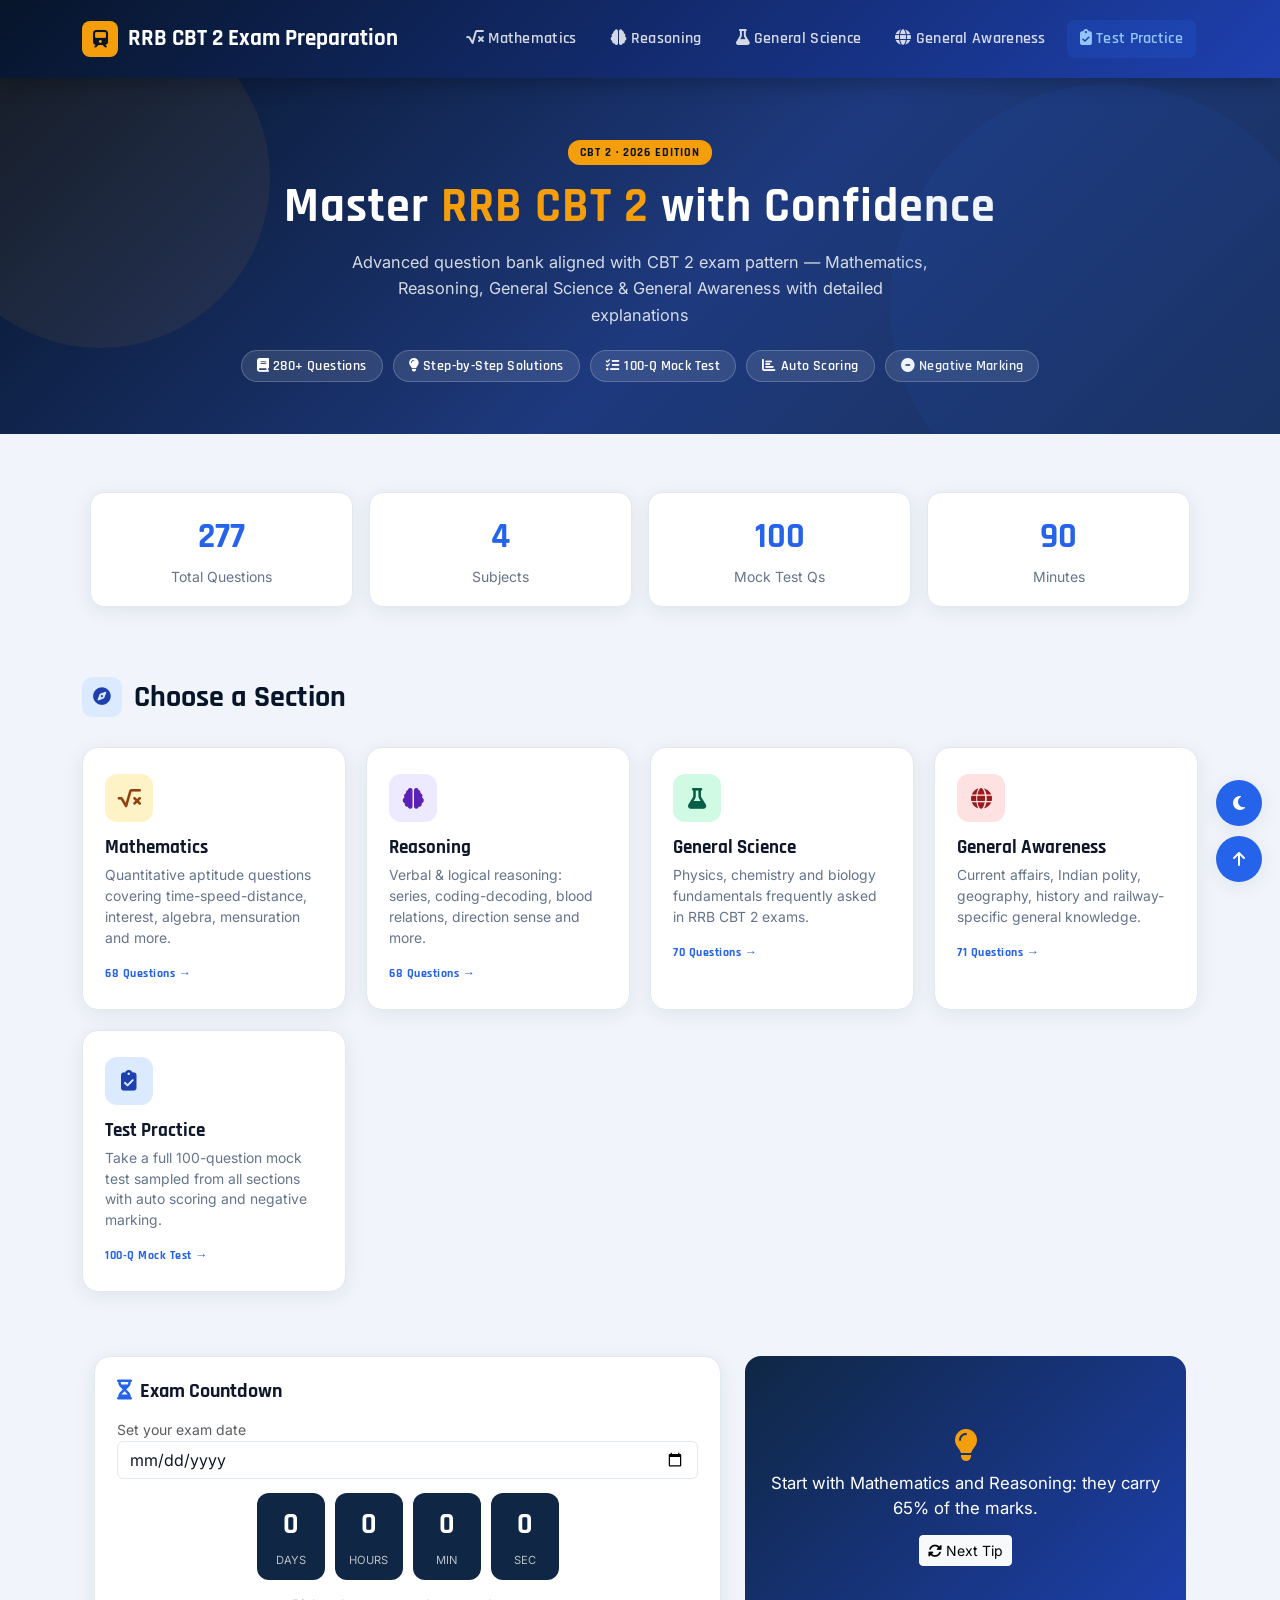
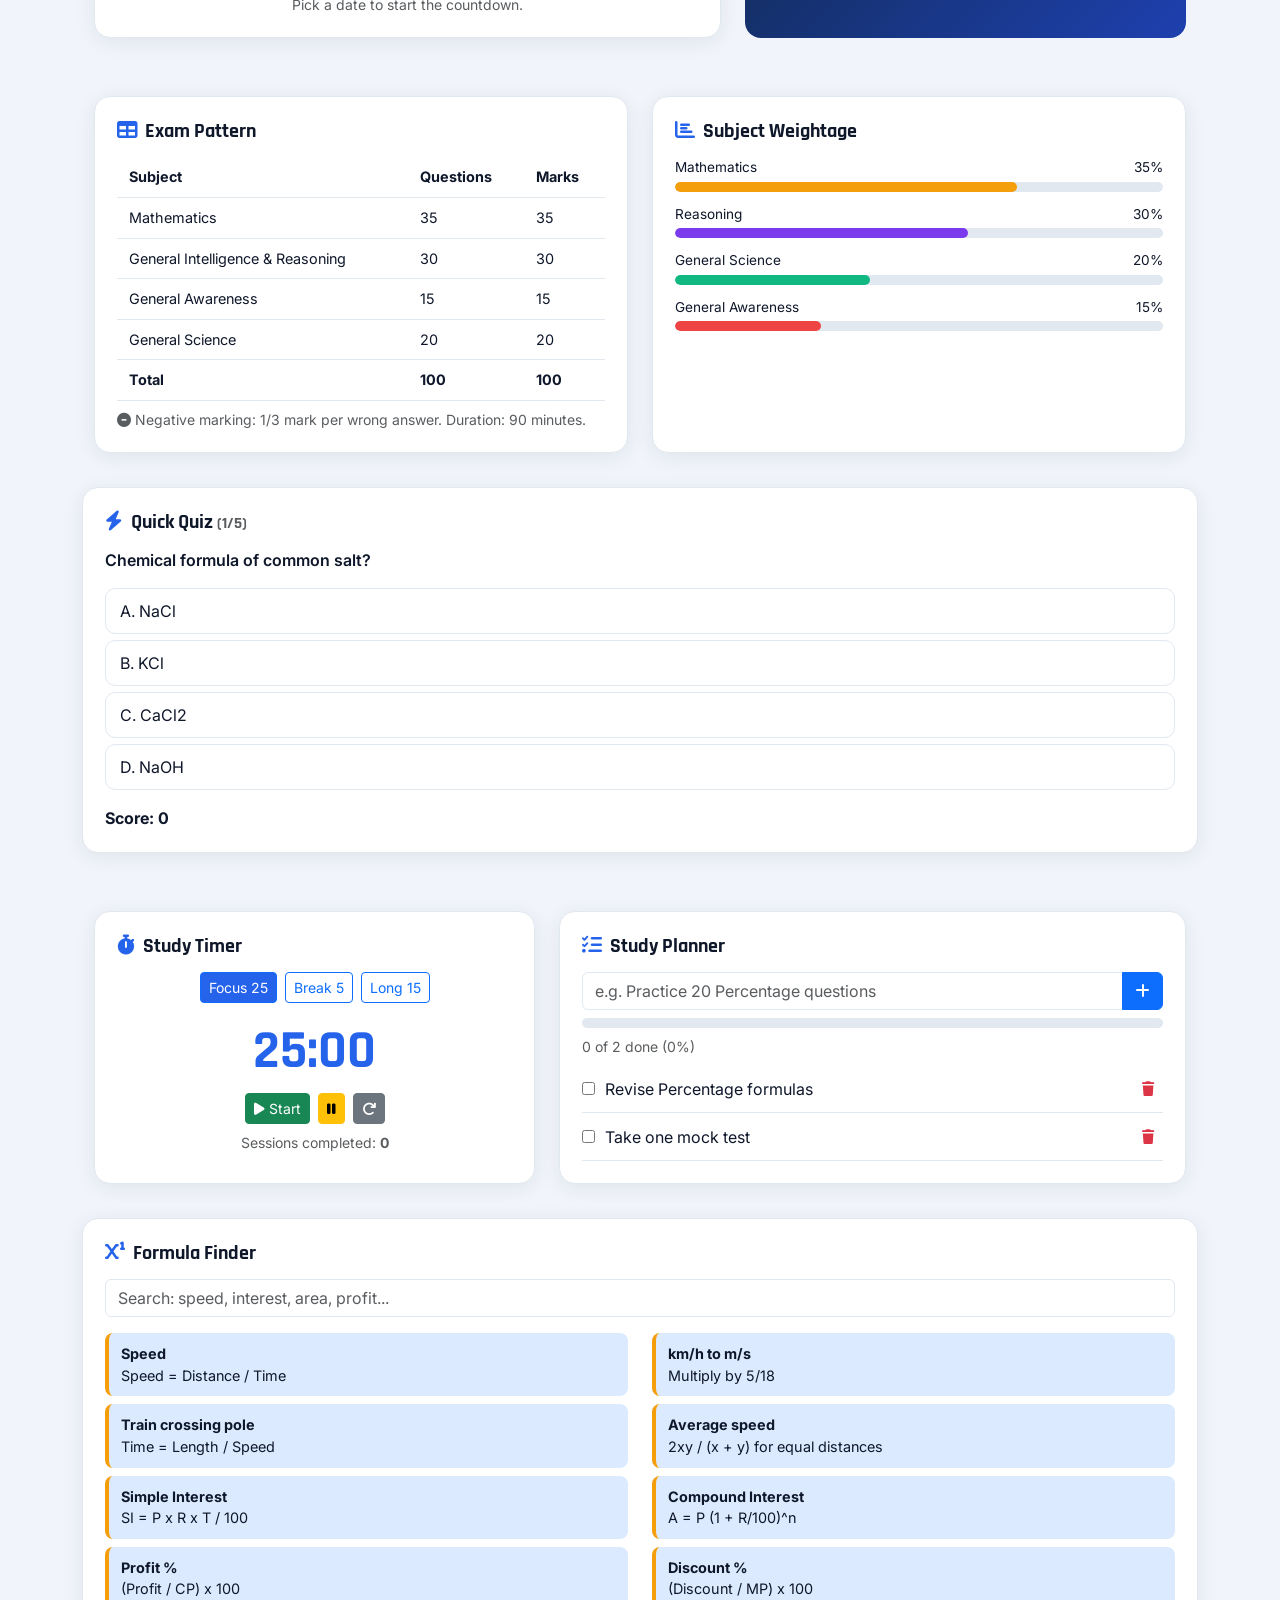
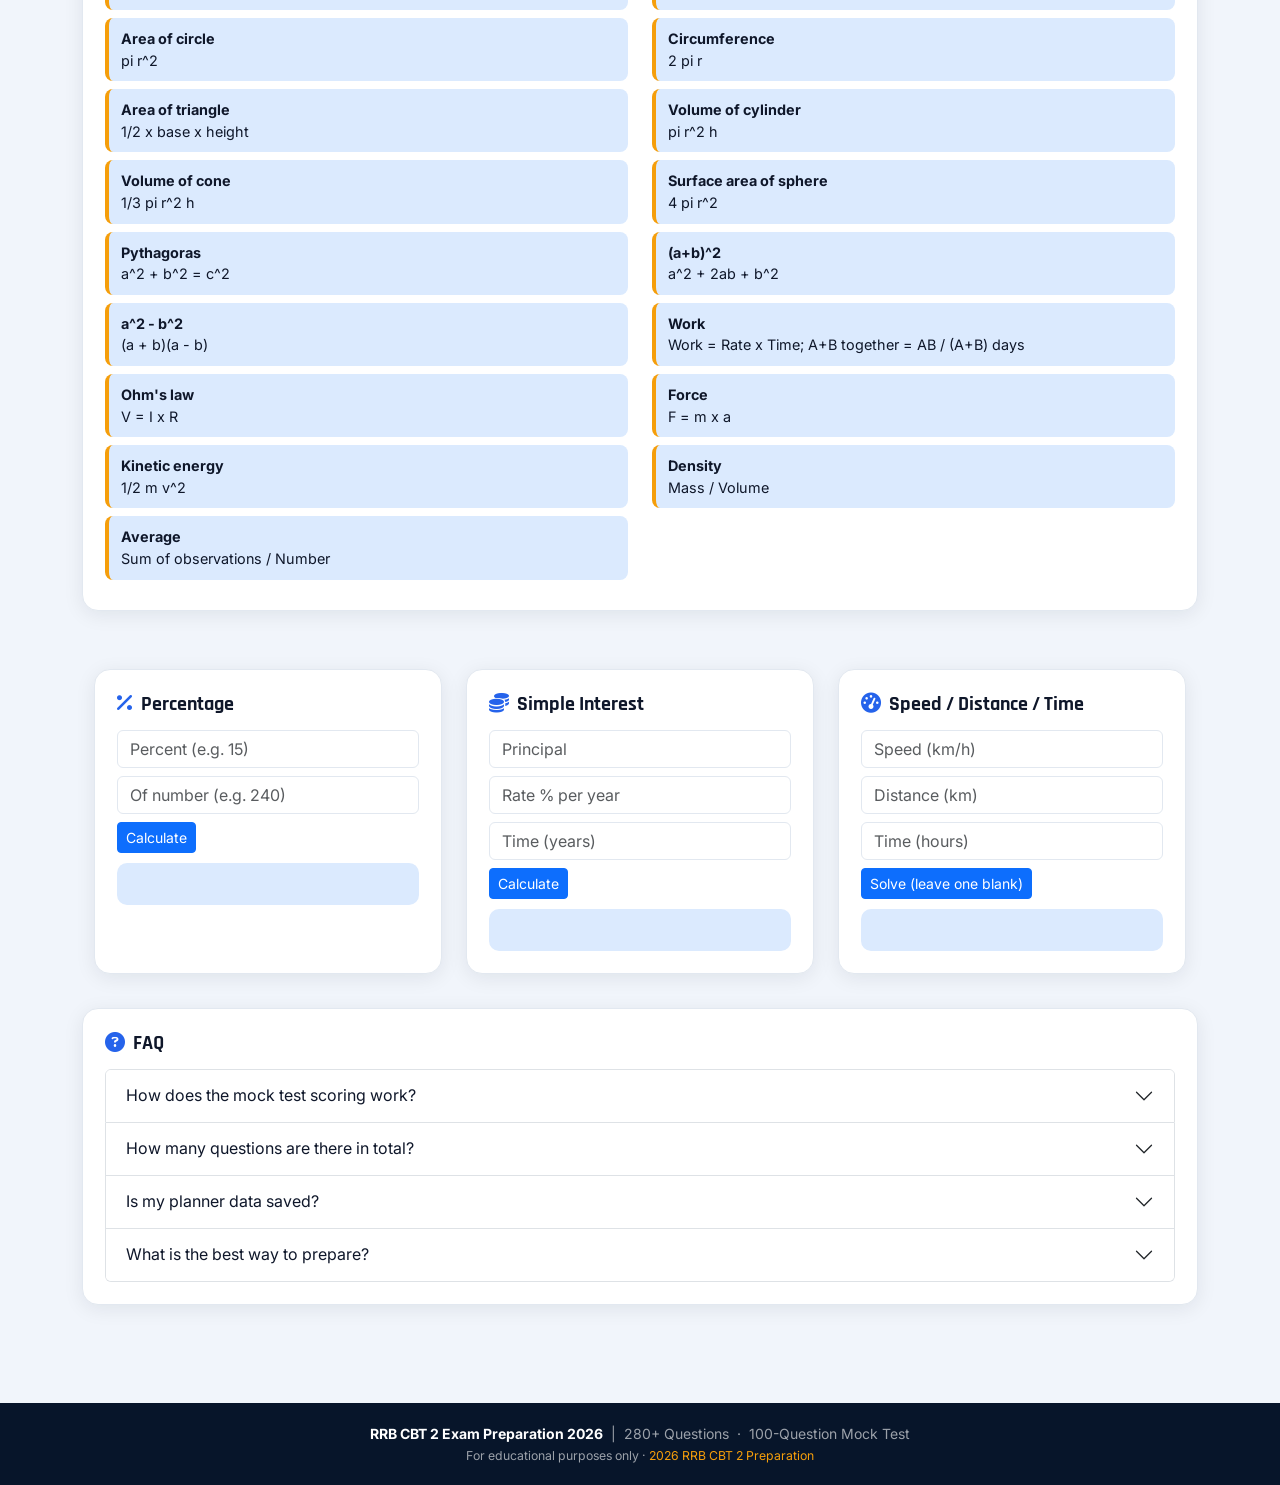
<file: index.html>
<!DOCTYPE html>
<html lang="en">

<head>
    <meta charset="UTF-8" />
    <meta name="viewport" content="width=device-width, initial-scale=1.0" />
    <title>RRB CBT 2 Exam Preparation 2026</title>
    <link href="https://cdnjs.cloudflare.com/ajax/libs/bootstrap/5.3.2/css/bootstrap.min.css" rel="stylesheet" />
    <link href="https://cdnjs.cloudflare.com/ajax/libs/font-awesome/6.4.0/css/all.min.css" rel="stylesheet" />
    <link href="style.css" rel="stylesheet" />

    <!-- Ads Sense link -->
    <meta name="google-adsense-account" content="ca-pub-1684242835147633">

    <!-- Google Search Console link -->
    <meta name="google-site-verification" content="H7gB5AGytu3hASQ3pwpH16zcMU7SUrdKjeU1gX_VIaM" />

    <style>
        :root {
            --card: #fff;
            --border: #e2e8f0;
            --text: #0f172a;
            --muted: #64748b;
            --bright: #2563eb;
            --accent: #f59e0b;
            --blue: #1e40af;
            --light: #dbeafe;
            --shadow: 0 4px 20px rgba(7, 21, 42, .08)
        }

        body.dark {
            --card: #1e293b;
            --border: #334155;
            --text: #e2e8f0;
            --muted: #94a3b8;
            --light: #1e3a8a;
            background: #0f172a;
            color: #e2e8f0
        }

        .home-grid {
            display: grid;
            grid-template-columns: repeat(auto-fit, minmax(230px, 1fr));
            gap: 20px;
            margin: 10px 0 40px
        }

        .home-card {
            background: var(--card);
            border: 1px solid var(--border);
            border-radius: 16px;
            box-shadow: var(--shadow);
            padding: 26px 22px;
            text-decoration: none;
            color: var(--text);
            display: block;
            transition: transform .18s, box-shadow .18s
        }

        .home-card:hover {
            transform: translateY(-4px);
            box-shadow: 0 10px 36px rgba(7, 21, 42, .16);
            color: var(--text)
        }

        .home-card .hc-icon {
            width: 48px;
            height: 48px;
            border-radius: 12px;
            display: flex;
            align-items: center;
            justify-content: center;
            font-size: 1.3rem;
            margin-bottom: 14px
        }

        .home-card h3 {
            font-family: 'Rajdhani', sans-serif;
            font-weight: 700;
            font-size: 1.2rem;
            margin-bottom: 6px
        }

        .home-card p {
            font-size: .87rem;
            color: var(--muted);
            margin-bottom: 10px;
            line-height: 1.5
        }

        .home-card .hc-count {
            font-family: 'Rajdhani', sans-serif;
            font-weight: 700;
            font-size: .78rem;
            color: var(--bright);
            letter-spacing: .5px
        }

        .home-card.test-card .hc-icon {
            background: #dbeafe;
            color: #1e40af
        }

        /* New sections */
        .panel {
            background: var(--card);
            border: 1px solid var(--border);
            border-radius: 16px;
            box-shadow: var(--shadow);
            padding: 22px;
            height: 100%;
            color: var(--text)
        }

        .panel h4 {
            font-family: 'Rajdhani', sans-serif;
            font-weight: 700;
            font-size: 1.25rem;
            margin-bottom: 14px
        }

        .panel h4 i {
            color: var(--bright);
            margin-right: 8px
        }

        .sec-gap {
            margin: 34px 0
        }

        .stat-box {
            text-align: center;
            padding: 18px 8px;
            background: var(--card);
            border: 1px solid var(--border);
            border-radius: 14px;
            box-shadow: var(--shadow);
            color: var(--text)
        }

        .stat-box .num {
            font-family: 'Rajdhani', sans-serif;
            font-size: 2.2rem;
            font-weight: 700;
            color: var(--bright)
        }

        .stat-box small {
            color: var(--muted)
        }

        .cd-row {
            display: flex;
            gap: 10px;
            justify-content: center;
            margin: 14px 0
        }

        .cd-box {
            background: #0f2744;
            color: #fff;
            border-radius: 12px;
            min-width: 68px;
            padding: 10px 6px;
            text-align: center
        }

        .cd-box b {
            display: block;
            font-family: 'Rajdhani', sans-serif;
            font-size: 1.8rem
        }

        .cd-box span {
            font-size: .7rem;
            opacity: .7;
            text-transform: uppercase
        }

        .bar-row {
            margin-bottom: 12px
        }

        .bar-row .lbl {
            display: flex;
            justify-content: space-between;
            font-size: .85rem;
            margin-bottom: 4px
        }

        .bar-bg {
            height: 10px;
            background: var(--border);
            border-radius: 6px;
            overflow: hidden
        }

        .bar-fill {
            height: 100%;
            width: 0;
            border-radius: 6px;
            transition: width 1s ease
        }

        .pattern-table td,
        .pattern-table th {
            padding: 9px 12px;
            border-bottom: 1px solid var(--border);
            font-size: .9rem;
            color: var(--text)
        }

        .pattern-table {
            width: 100%
        }

        .opt {
            display: block;
            width: 100%;
            text-align: left;
            padding: 10px 14px;
            margin: 6px 0;
            border: 1px solid var(--border);
            border-radius: 10px;
            background: transparent;
            color: var(--text);
            transition: .15s
        }

        .opt:hover:not(:disabled) {
            border-color: var(--bright);
            background: var(--light)
        }

        .opt.right {
            background: #d1fae5 !important;
            border-color: #10b981;
            color: #065f46
        }

        .opt.wrong {
            background: #fee2e2 !important;
            border-color: #ef4444;
            color: #991b1b
        }

        .timer-big {
            font-family: 'Rajdhani', sans-serif;
            font-size: 3.4rem;
            font-weight: 700;
            text-align: center;
            color: var(--bright)
        }

        .mode-btn.active {
            background: var(--bright);
            color: #fff
        }

        .formula-item {
            padding: 10px 12px;
            border-left: 4px solid var(--accent);
            background: var(--light);
            border-radius: 8px;
            margin-bottom: 8px;
            font-size: .9rem;
            color: var(--text)
        }

        .formula-item b {
            display: block
        }

        .todo-item {
            display: flex;
            align-items: center;
            gap: 10px;
            padding: 8px 0;
            border-bottom: 1px solid var(--border);
            color: var(--text)
        }

        .todo-item.done span {
            text-decoration: line-through;
            color: var(--muted)
        }

        .todo-item span {
            flex: 1
        }

        .calc-out {
            margin-top: 10px;
            padding: 10px;
            border-radius: 10px;
            background: var(--light);
            font-weight: 600;
            color: var(--text);
            min-height: 42px
        }

        .form-control,
        .form-select {
            background: var(--card);
            color: var(--text);
            border-color: var(--border)
        }

        .accordion-item,
        .accordion-button {
            background: var(--card) !important;
            color: var(--text) !important
        }

        .fab {
            position: fixed;
            right: 18px;
            bottom: 18px;
            z-index: 99;
            display: flex;
            flex-direction: column;
            gap: 10px
        }

        .fab button {
            width: 46px;
            height: 46px;
            border-radius: 50%;
            border: 0;
            background: var(--bright);
            color: #fff;
            box-shadow: var(--shadow)
        }

        .tip-card {
            background: linear-gradient(135deg, #0f2744, #1e40af);
            color: #fff;
            border-radius: 16px;
            padding: 22px;
            text-align: center
        }

        .tip-card p {
            font-size: 1.05rem;
            margin: 8px 0 14px
        }
    </style>
</head>

<body>

    <nav class="navbar navbar-expand-lg main-navbar">
        <div class="container">
            <a class="navbar-brand" href="index.html">
                <div class="brand-icon"><i class="fas fa-train"></i></div>RRB CBT 2 Exam Preparation
            </a>
            <button class="navbar-toggler" type="button" data-bs-toggle="collapse" data-bs-target="#navMain"><span
                    class="navbar-toggler-icon"></span></button>
            <div class="collapse navbar-collapse justify-content-end" id="navMain">
                <div class="navbar-nav gap-1">
                    <a class="nav-btn" href="mathematics.html"><i
                            class="fas fa-square-root-alt me-1"></i>Mathematics</a>
                    <a class="nav-btn" href="reasoning.html"><i class="fas fa-brain me-1"></i>Reasoning</a>
                    <a class="nav-btn" href="general-science.html"><i class="fas fa-flask me-1"></i>General Science</a>
                    <a class="nav-btn" href="general-awareness.html"><i class="fas fa-globe me-1"></i>General
                        Awareness</a>
                    <a class="nav-btn test-btn" href="test-practice.html"><i
                            class="fas fa-clipboard-check me-1"></i>Test Practice</a>
                </div>
            </div>
        </div>
    </nav>

    <section class="hero" id="hero">
        <div class="container">
            <div class="cbt2-label">CBT 2 &middot; 2026 EDITION</div>
            <h1
                style="font-family:'Rajdhani',sans-serif;font-size:clamp(1.9rem,5vw,3rem);font-weight:700;letter-spacing:1px;margin-bottom:13px">
                Master <span style="color:var(--accent)">RRB CBT 2</span> with Confidence</h1>
            <p style="font-size:1.02rem;opacity:.82;max-width:580px;margin:0 auto;line-height:1.6">Advanced question
                bank aligned with CBT 2 exam pattern &mdash; Mathematics, Reasoning, General Science &amp; General
                Awareness with detailed explanations</p>
            <div class="hero-badge-row">
                <span class="hbadge"><i class="fas fa-book me-1"></i>280+ Questions</span>
                <span class="hbadge"><i class="fas fa-lightbulb me-1"></i>Step-by-Step Solutions</span>
                <span class="hbadge"><i class="fas fa-tasks me-1"></i>100-Q Mock Test</span>
                <span class="hbadge"><i class="fas fa-chart-bar me-1"></i>Auto Scoring</span>
                <span class="hbadge"><i class="fas fa-minus-circle me-1"></i>Negative Marking</span>
            </div>
        </div>
    </section>

    <div class="container py-2">

        <!-- 1. STATS -->
        <div class="row g-3 sec-gap" id="stats">
            <div class="col-6 col-md-3">
                <div class="stat-box">
                    <div class="num" data-to="277">0</div><small>Total Questions</small>
                </div>
            </div>
            <div class="col-6 col-md-3">
                <div class="stat-box">
                    <div class="num" data-to="4">0</div><small>Subjects</small>
                </div>
            </div>
            <div class="col-6 col-md-3">
                <div class="stat-box">
                    <div class="num" data-to="100">0</div><small>Mock Test Qs</small>
                </div>
            </div>
            <div class="col-6 col-md-3">
                <div class="stat-box">
                    <div class="num" data-to="90">0</div><small>Minutes</small>
                </div>
            </div>
        </div>

        <div class="sec-hdr">
            <div class="sec-title">
                <div class="sec-icon" style="background:var(--light);color:var(--blue)"><i class="fas fa-compass"></i>
                </div>Choose a Section
            </div>
        </div>
        <div class="home-grid">
            <a class="home-card" href="mathematics.html">
                <div class="hc-icon" style="background:#fef3c7;color:#92400e"><i class="fas fa-square-root-alt"></i>
                </div>
                <h3>Mathematics</h3>
                <p>Quantitative aptitude questions covering time-speed-distance, interest, algebra, mensuration and
                    more.</p><span class="hc-count">68 Questions &rarr;</span>
            </a>
            <a class="home-card" href="reasoning.html">
                <div class="hc-icon" style="background:#ede9fe;color:#5b21b6"><i class="fas fa-brain"></i></div>
                <h3>Reasoning</h3>
                <p>Verbal &amp; logical reasoning: series, coding-decoding, blood relations, direction sense and more.
                </p><span class="hc-count">68 Questions &rarr;</span>
            </a>
            <a class="home-card" href="general-science.html">
                <div class="hc-icon" style="background:#d1fae5;color:#065f46"><i class="fas fa-flask"></i></div>
                <h3>General Science</h3>
                <p>Physics, chemistry and biology fundamentals frequently asked in RRB CBT 2 exams.</p><span
                    class="hc-count">70 Questions &rarr;</span>
            </a>
            <a class="home-card" href="general-awareness.html">
                <div class="hc-icon" style="background:#fee2e2;color:#991b1b"><i class="fas fa-globe"></i></div>
                <h3>General Awareness</h3>
                <p>Current affairs, Indian polity, geography, history and railway-specific general knowledge.</p><span
                    class="hc-count">71 Questions &rarr;</span>
            </a>
            <a class="home-card test-card" href="test-practice.html">
                <div class="hc-icon"><i class="fas fa-clipboard-check"></i></div>
                <h3>Test Practice</h3>
                <p>Take a full 100-question mock test sampled from all sections with auto scoring and negative marking.
                </p><span class="hc-count">100-Q Mock Test &rarr;</span>
            </a>
        </div>

        <!-- 2 & 3. COUNTDOWN + TIP -->
        <div class="row g-4 sec-gap">
            <div class="col-lg-7">
                <div class="panel" id="countdown">
                    <h4><i class="fas fa-hourglass-half"></i>Exam Countdown</h4>
                    <label class="small text-muted">Set your exam date</label>
                    <input type="date" id="examDate" class="form-control mb-2" />
                    <div class="cd-row">
                        <div class="cd-box"><b id="cdD">0</b><span>Days</span></div>
                        <div class="cd-box"><b id="cdH">0</b><span>Hours</span></div>
                        <div class="cd-box"><b id="cdM">0</b><span>Min</span></div>
                        <div class="cd-box"><b id="cdS">0</b><span>Sec</span></div>
                    </div>
                    <div class="text-center small text-muted" id="cdMsg">Pick a date to start the countdown.</div>
                </div>
            </div>
            <div class="col-lg-5">
                <div class="tip-card h-100 d-flex flex-column justify-content-center">
                    <div><i class="fas fa-lightbulb fa-2x" style="color:var(--accent)"></i></div>
                    <p id="tipText"></p>
                    <div><button class="btn btn-sm btn-light" id="tipBtn"><i class="fas fa-sync-alt me-1"></i>Next
                            Tip</button></div>
                </div>
            </div>
        </div>

        <!-- 4 & 5. PATTERN + WEIGHTAGE -->
        <div class="row g-4 sec-gap">
            <div class="col-lg-6">
                <div class="panel">
                    <h4><i class="fas fa-table"></i>Exam Pattern</h4>
                    <table class="pattern-table">
                        <tr>
                            <th>Subject</th>
                            <th>Questions</th>
                            <th>Marks</th>
                        </tr>
                        <tr>
                            <td>Mathematics</td>
                            <td>35</td>
                            <td>35</td>
                        </tr>
                        <tr>
                            <td>General Intelligence &amp; Reasoning</td>
                            <td>30</td>
                            <td>30</td>
                        </tr>
                        <tr>
                            <td>General Awareness</td>
                            <td>15</td>
                            <td>15</td>
                        </tr>
                        <tr>
                            <td>General Science</td>
                            <td>20</td>
                            <td>20</td>
                        </tr>
                        <tr>
                            <td><b>Total</b></td>
                            <td><b>100</b></td>
                            <td><b>100</b></td>
                        </tr>
                    </table>
                    <div class="small text-muted mt-2"><i class="fas fa-minus-circle me-1"></i>Negative marking: 1/3
                        mark per wrong answer. Duration: 90 minutes.</div>
                </div>
            </div>
            <div class="col-lg-6">
                <div class="panel" id="weightage">
                    <h4><i class="fas fa-chart-bar"></i>Subject Weightage</h4>
                    <div class="bar-row">
                        <div class="lbl"><span>Mathematics</span><span>35%</span></div>
                        <div class="bar-bg">
                            <div class="bar-fill" data-w="35" style="background:#f59e0b"></div>
                        </div>
                    </div>
                    <div class="bar-row">
                        <div class="lbl"><span>Reasoning</span><span>30%</span></div>
                        <div class="bar-bg">
                            <div class="bar-fill" data-w="30" style="background:#7c3aed"></div>
                        </div>
                    </div>
                    <div class="bar-row">
                        <div class="lbl"><span>General Science</span><span>20%</span></div>
                        <div class="bar-bg">
                            <div class="bar-fill" data-w="20" style="background:#10b981"></div>
                        </div>
                    </div>
                    <div class="bar-row">
                        <div class="lbl"><span>General Awareness</span><span>15%</span></div>
                        <div class="bar-bg">
                            <div class="bar-fill" data-w="15" style="background:#ef4444"></div>
                        </div>
                    </div>
                </div>
            </div>
        </div>

        <!-- 6. QUICK QUIZ -->
        <div class="sec-gap">
            <div class="panel" id="quiz">
                <h4><i class="fas fa-bolt"></i>Quick Quiz <small class="text-muted fs-6" id="qProg"></small></h4>
                <div id="qBody"></div>
                <div class="mt-3 d-flex justify-content-between align-items-center">
                    <span class="fw-bold" id="qScore"></span>
                    <button class="btn btn-primary btn-sm" id="qNext" style="display:none">Next <i
                            class="fas fa-arrow-right"></i></button>
                </div>
            </div>
        </div>

        <!-- 7 & 8. POMODORO + CHECKLIST -->
        <div class="row g-4 sec-gap">
            <div class="col-lg-5">
                <div class="panel">
                    <h4><i class="fas fa-stopwatch"></i>Study Timer</h4>
                    <div class="d-flex gap-2 justify-content-center mb-2">
                        <button class="btn btn-outline-primary btn-sm mode-btn active" data-min="25">Focus 25</button>
                        <button class="btn btn-outline-primary btn-sm mode-btn" data-min="5">Break 5</button>
                        <button class="btn btn-outline-primary btn-sm mode-btn" data-min="15">Long 15</button>
                    </div>
                    <div class="timer-big" id="tm">25:00</div>
                    <div class="d-flex gap-2 justify-content-center">
                        <button class="btn btn-success btn-sm" id="tmStart"><i class="fas fa-play"></i> Start</button>
                        <button class="btn btn-warning btn-sm" id="tmPause"><i class="fas fa-pause"></i></button>
                        <button class="btn btn-secondary btn-sm" id="tmReset"><i class="fas fa-redo"></i></button>
                    </div>
                    <div class="text-center small text-muted mt-2">Sessions completed: <b id="tmCount">0</b></div>
                </div>
            </div>
            <div class="col-lg-7">
                <div class="panel">
                    <h4><i class="fas fa-list-check"></i>Study Planner</h4>
                    <div class="input-group mb-2">
                        <input type="text" id="todoIn" class="form-control"
                            placeholder="e.g. Practice 20 Percentage questions" />
                        <button class="btn btn-primary" id="todoAdd"><i class="fas fa-plus"></i></button>
                    </div>
                    <div class="bar-bg mb-2">
                        <div class="bar-fill" id="todoBar" style="background:#10b981;width:0"></div>
                    </div>
                    <div class="small text-muted mb-2" id="todoStat"></div>
                    <div id="todoList" style="max-height:230px;overflow:auto"></div>
                </div>
            </div>
        </div>

        <!-- 9. FORMULAS -->
        <div class="sec-gap">
            <div class="panel">
                <h4><i class="fas fa-superscript"></i>Formula Finder</h4>
                <input type="text" id="fSearch" class="form-control mb-3"
                    placeholder="Search: speed, interest, area, profit..." />
                <div class="row" id="fList"></div>
            </div>
        </div>

        <!-- 10. CALCULATORS -->
        <div class="row g-4 sec-gap">
            <div class="col-md-4">
                <div class="panel">
                    <h4><i class="fas fa-percent"></i>Percentage</h4>
                    <input type="number" id="pA" class="form-control mb-2" placeholder="Percent (e.g. 15)" />
                    <input type="number" id="pB" class="form-control mb-2" placeholder="Of number (e.g. 240)" />
                    <button class="btn btn-primary btn-sm" id="pGo">Calculate</button>
                    <div class="calc-out" id="pOut"></div>
                </div>
            </div>
            <div class="col-md-4">
                <div class="panel">
                    <h4><i class="fas fa-coins"></i>Simple Interest</h4>
                    <input type="number" id="siP" class="form-control mb-2" placeholder="Principal" />
                    <input type="number" id="siR" class="form-control mb-2" placeholder="Rate % per year" />
                    <input type="number" id="siT" class="form-control mb-2" placeholder="Time (years)" />
                    <button class="btn btn-primary btn-sm" id="siGo">Calculate</button>
                    <div class="calc-out" id="siOut"></div>
                </div>
            </div>
            <div class="col-md-4">
                <div class="panel">
                    <h4><i class="fas fa-gauge-high"></i>Speed / Distance / Time</h4>
                    <input type="number" id="sdS" class="form-control mb-2" placeholder="Speed (km/h)" />
                    <input type="number" id="sdD" class="form-control mb-2" placeholder="Distance (km)" />
                    <input type="number" id="sdT" class="form-control mb-2" placeholder="Time (hours)" />
                    <button class="btn btn-primary btn-sm" id="sdGo">Solve (leave one blank)</button>
                    <div class="calc-out" id="sdOut"></div>
                </div>
            </div>
        </div>

        <!-- 11. FAQ -->
        <div class="sec-gap">
            <div class="panel">
                <h4><i class="fas fa-circle-question"></i>FAQ</h4>
                <div class="accordion" id="faq">
                    <div class="accordion-item">
                        <h2 class="accordion-header"><button class="accordion-button collapsed"
                                data-bs-toggle="collapse" data-bs-target="#f1">How does the mock test scoring
                                work?</button></h2>
                        <div id="f1" class="accordion-collapse collapse" data-bs-parent="#faq">
                            <div class="accordion-body">Each correct answer gives 1 mark and each wrong answer deducts
                                1/3 mark. Unattempted questions carry no penalty.</div>
                        </div>
                    </div>
                    <div class="accordion-item">
                        <h2 class="accordion-header"><button class="accordion-button collapsed"
                                data-bs-toggle="collapse" data-bs-target="#f2">How many questions are there in
                                total?</button></h2>
                        <div id="f2" class="accordion-collapse collapse" data-bs-parent="#faq">
                            <div class="accordion-body">The bank has 277 questions across four subjects, and the mock
                                test samples 100 of them.</div>
                        </div>
                    </div>
                    <div class="accordion-item">
                        <h2 class="accordion-header"><button class="accordion-button collapsed"
                                data-bs-toggle="collapse" data-bs-target="#f3">Is my planner data saved?</button></h2>
                        <div id="f3" class="accordion-collapse collapse" data-bs-parent="#faq">
                            <div class="accordion-body">Yes, your exam date, planner tasks and theme are stored in your
                                own browser, so they stay after you refresh.</div>
                        </div>
                    </div>
                    <div class="accordion-item">
                        <h2 class="accordion-header"><button class="accordion-button collapsed"
                                data-bs-toggle="collapse" data-bs-target="#f4">What is the best way to prepare?</button>
                        </h2>
                        <div id="f4" class="accordion-collapse collapse" data-bs-parent="#faq">
                            <div class="accordion-body">Learn formulas first, practise subject-wise, then attempt full
                                mock tests every week and review each mistake.</div>
                        </div>
                    </div>
                </div>
            </div>
        </div>
    </div>

    <div class="fab">
        <button id="themeBtn" title="Dark mode"><i class="fas fa-moon"></i></button>
        <button id="topBtn" title="Top"><i class="fas fa-arrow-up"></i></button>
    </div>

    <footer class="main-footer">
        <div class="container">
            <strong style="color:#fff">RRB CBT 2 Exam Preparation 2026</strong> &nbsp;|&nbsp; 280+ Questions
            &nbsp;&middot;&nbsp; 100-Question Mock Test<br>
            <small>For educational purposes only &middot; <span>2026 RRB CBT 2 Preparation</span></small>
        </div>
    </footer>

    <script src="https://cdnjs.cloudflare.com/ajax/libs/bootstrap/5.3.2/js/bootstrap.bundle.min.js"></script>
    <script async src="https://pagead2.googlesyndication.com/pagead/js/adsbygoogle.js?client=ca-pub-1684242835147633"
     crossorigin="anonymous"></script>
     
    <script>
        const $ = id => document.getElementById(id);
        const store = {
            get(k, d) { try { const v = localStorage.getItem(k); return v ? JSON.parse(v) : d; } catch (e) { return d; } },
            set(k, v) { try { localStorage.setItem(k, JSON.stringify(v)); } catch (e) { } }
        };

        /* ---------- Animated counters + weightage bars ---------- */
        const io = new IntersectionObserver(es => es.forEach(e => {
            if (!e.isIntersecting) return;
            e.target.querySelectorAll('[data-to]').forEach(n => {
                const to = +n.dataset.to; let c = 0; const step = Math.max(1, Math.ceil(to / 50));
                const t = setInterval(() => { c = Math.min(to, c + step); n.textContent = c; if (c >= to) clearInterval(t); }, 25);
            });
            e.target.querySelectorAll('[data-w]').forEach(b => b.style.width = b.dataset.w * 2 + '%');
            io.unobserve(e.target);
        }), { threshold: .3 });
        io.observe($('stats')); io.observe($('weightage'));

        /* ---------- Tips ---------- */
        const tips = [
            "Start with Mathematics and Reasoning: they carry 65% of the marks.",
            "Revise formulas daily for 15 minutes; speed beats everything in CBT.",
            "Attempt one full mock every weekend and analyse every wrong answer.",
            "General Science is mostly Class 9-10 NCERT. Read it twice.",
            "Skip a question after 60 seconds. Come back if time remains.",
            "Remember 1/3 negative marking: guess only when you can eliminate two options.",
            "Sleep 7 hours before exam day. A tired mind loses marks."
        ];
        let tipI = 0;
        function showTip() { $('tipText').textContent = tips[tipI++ % tips.length]; }
        $('tipBtn').onclick = showTip; showTip();

        /* ---------- Countdown ---------- */
        let examDate = store.get('examDate', '');
        $('examDate').value = examDate;
        $('examDate').onchange = e => { examDate = e.target.value; store.set('examDate', examDate); tickCd(); };
        function tickCd() {
            if (!examDate) { return; }
            const diff = new Date(examDate + 'T09:00:00') - new Date();
            if (diff <= 0) { ['D', 'H', 'M', 'S'].forEach(k => $('cd' + k).textContent = 0); $('cdMsg').textContent = 'Exam date has arrived or passed.'; return; }
            $('cdD').textContent = Math.floor(diff / 864e5);
            $('cdH').textContent = Math.floor(diff % 864e5 / 36e5);
            $('cdM').textContent = Math.floor(diff % 36e5 / 6e4);
            $('cdS').textContent = Math.floor(diff % 6e4 / 1e3);
            $('cdMsg').textContent = 'Keep going. Every day counts!';
        }
        setInterval(tickCd, 1000); tickCd();

        /* ---------- Quick Quiz ---------- */
        const QS = [
            { q: "A train 120 m long crosses a pole in 6 s. Its speed in km/h?", o: ["60", "72", "80", "90"], a: 1 },
            { q: "Next in series: 2, 6, 12, 20, ?", o: ["28", "30", "32", "36"], a: 1 },
            { q: "SI unit of force?", o: ["Joule", "Watt", "Newton", "Pascal"], a: 2 },
            { q: "Which gas is most abundant in the atmosphere?", o: ["Oxygen", "Nitrogen", "Argon", "CO2"], a: 1 },
            { q: "15% of 240 = ?", o: ["32", "34", "36", "38"], a: 2 },
            { q: "If A is B's brother and B is C's mother, A is C's?", o: ["Father", "Uncle", "Brother", "Grandfather"], a: 1 },
            { q: "Headquarters of Indian Railways is in?", o: ["Mumbai", "Kolkata", "New Delhi", "Chennai"], a: 2 },
            { q: "Chemical formula of common salt?", o: ["NaCl", "KCl", "CaCl2", "NaOH"], a: 0 },
            { q: "Simple interest on 1000 at 5% for 3 years?", o: ["100", "125", "150", "175"], a: 2 },
            { q: "Vitamin deficiency causing night blindness?", o: ["A", "B", "C", "D"], a: 0 }
        ];
        let qi = 0, qs = 0, qOrder = [];
        function startQuiz() { qOrder = QS.map((_, i) => i).sort(() => Math.random() - .5).slice(0, 5); qi = 0; qs = 0; renderQ(); }
        function renderQ() {
            if (qi >= qOrder.length) {
                $('qBody').innerHTML = `<div class="text-center py-3"><h3>Score: ${qs} / ${qOrder.length}</h3><p class="text-muted">${qs >= 4 ? 'Excellent!' : qs >= 3 ? 'Good, keep practising.' : 'Needs more practice.'}</p><button class="btn btn-primary" id="qAgain">Try Again</button></div>`;
                $('qAgain').onclick = startQuiz; $('qNext').style.display = 'none'; $('qProg').textContent = ''; return;
            }
            const q = QS[qOrder[qi]];
            $('qProg').textContent = `(${qi + 1}/${qOrder.length})`;
            $('qScore').textContent = 'Score: ' + qs;
            $('qNext').style.display = 'none';
            $('qBody').innerHTML = `<p class="fw-semibold">${q.q}</p>` + q.o.map((t, i) => `<button class="opt" data-i="${i}">${String.fromCharCode(65 + i)}. ${t}</button>`).join('');
            document.querySelectorAll('#qBody .opt').forEach(b => b.onclick = () => {
                const pick = +b.dataset.i;
                document.querySelectorAll('#qBody .opt').forEach(x => { x.disabled = true; if (+x.dataset.i === q.a) x.classList.add('right'); });
                if (pick === q.a) qs++; else b.classList.add('wrong');
                $('qScore').textContent = 'Score: ' + qs; $('qNext').style.display = 'inline-block';
            });
        }
        $('qNext').onclick = () => { qi++; renderQ(); };
        startQuiz();

        /* ---------- Pomodoro ---------- */
        let secs = 1500, timer = null, sessions = store.get('sessions', 0);
        $('tmCount').textContent = sessions;
        function drawTm() { $('tm').textContent = String(Math.floor(secs / 60)).padStart(2, '0') + ':' + String(secs % 60).padStart(2, '0'); }
        document.querySelectorAll('.mode-btn').forEach(b => b.onclick = () => {
            document.querySelectorAll('.mode-btn').forEach(x => x.classList.remove('active')); b.classList.add('active');
            clearInterval(timer); timer = null; secs = +b.dataset.min * 60; drawTm();
        });
        $('tmStart').onclick = () => {
            if (timer) return;
            timer = setInterval(() => {
                secs--; drawTm();
                if (secs <= 0) { clearInterval(timer); timer = null; sessions++; store.set('sessions', sessions); $('tmCount').textContent = sessions; alert('Time is up!'); }
            }, 1000);
        };
        $('tmPause').onclick = () => { clearInterval(timer); timer = null; };
        $('tmReset').onclick = () => { clearInterval(timer); timer = null; secs = +document.querySelector('.mode-btn.active').dataset.min * 60; drawTm(); };

        /* ---------- Study planner ---------- */
        let todos = store.get('todos', [{ t: 'Revise Percentage formulas', d: false }, { t: 'Take one mock test', d: false }]);
        function renderTodos() {
            $('todoList').innerHTML = todos.map((x, i) => `<div class="todo-item ${x.d ? 'done' : ''}"><input type="checkbox" ${x.d ? 'checked' : ''} data-c="${i}"><span>${x.t.replace(/</g, '&lt;')}</span><button class="btn btn-sm text-danger" data-x="${i}"><i class="fas fa-trash"></i></button></div>`).join('') || '<div class="text-muted small">No tasks yet.</div>';
            const done = todos.filter(x => x.d).length, pct = todos.length ? Math.round(done / todos.length * 100) : 0;
            $('todoBar').style.width = pct + '%'; $('todoStat').textContent = `${done} of ${todos.length} done (${pct}%)`;
            document.querySelectorAll('[data-c]').forEach(c => c.onchange = () => { todos[+c.dataset.c].d = c.checked; store.set('todos', todos); renderTodos(); });
            document.querySelectorAll('[data-x]').forEach(c => c.onclick = () => { todos.splice(+c.dataset.x, 1); store.set('todos', todos); renderTodos(); });
        }
        function addTodo() { const v = $('todoIn').value.trim(); if (!v) return; todos.push({ t: v, d: false }); store.set('todos', todos); $('todoIn').value = ''; renderTodos(); }
        $('todoAdd').onclick = addTodo; $('todoIn').onkeydown = e => { if (e.key === 'Enter') addTodo(); };
        renderTodos();

        /* ---------- Formula finder ---------- */
        const F = [
            ["Speed", "Speed = Distance / Time"], ["km/h to m/s", "Multiply by 5/18"], ["Train crossing pole", "Time = Length / Speed"],
            ["Average speed", "2xy / (x + y) for equal distances"], ["Simple Interest", "SI = P x R x T / 100"],
            ["Compound Interest", "A = P (1 + R/100)^n"], ["Profit %", "(Profit / CP) x 100"], ["Discount %", "(Discount / MP) x 100"],
            ["Area of circle", "pi r^2"], ["Circumference", "2 pi r"], ["Area of triangle", "1/2 x base x height"],
            ["Volume of cylinder", "pi r^2 h"], ["Volume of cone", "1/3 pi r^2 h"], ["Surface area of sphere", "4 pi r^2"],
            ["Pythagoras", "a^2 + b^2 = c^2"], ["(a+b)^2", "a^2 + 2ab + b^2"], ["a^2 - b^2", "(a + b)(a - b)"],
            ["Work", "Work = Rate x Time; A+B together = AB / (A+B) days"], ["Ohm's law", "V = I x R"], ["Force", "F = m x a"],
            ["Kinetic energy", "1/2 m v^2"], ["Density", "Mass / Volume"], ["Average", "Sum of observations / Number"]
        ];
        function drawF(q = '') {
            const r = F.filter(x => (x[0] + x[1]).toLowerCase().includes(q.toLowerCase()));
            $('fList').innerHTML = r.map(x => `<div class="col-md-6"><div class="formula-item"><b>${x[0]}</b>${x[1]}</div></div>`).join('') || '<div class="text-muted">No formula found.</div>';
        }
        $('fSearch').oninput = e => drawF(e.target.value); drawF();

        /* ---------- Calculators ---------- */
        const num = id => parseFloat($(id).value);
        $('pGo').onclick = () => {
            const a = num('pA'), b = num('pB');
            $('pOut').textContent = isNaN(a) || isNaN(b) ? 'Enter both values.' : `${a}% of ${b} = ${(a * b / 100).toFixed(2)}`;
        };
        $('siGo').onclick = () => {
            const p = num('siP'), r = num('siR'), t = num('siT');
            if ([p, r, t].some(isNaN)) return $('siOut').textContent = 'Fill all fields.';
            const si = p * r * t / 100, ci = p * Math.pow(1 + r / 100, t) - p;
            $('siOut').innerHTML = `SI = ${si.toFixed(2)}<br>CI = ${ci.toFixed(2)}<br>Amount (SI) = ${(p + si).toFixed(2)}`;
        };
        $('sdGo').onclick = () => {
            const s = num('sdS'), d = num('sdD'), t = num('sdT'), blank = [s, d, t].filter(isNaN).length;
            if (blank !== 1) return $('sdOut').textContent = 'Leave exactly one field blank.';
            if (isNaN(s)) $('sdOut').textContent = `Speed = ${(d / t).toFixed(2)} km/h`;
            else if (isNaN(d)) $('sdOut').textContent = `Distance = ${(s * t).toFixed(2)} km`;
            else $('sdOut').textContent = `Time = ${(d / s).toFixed(2)} hours`;
        };

        /* ---------- Theme + back to top ---------- */
        function setTheme(d) { document.body.classList.toggle('dark', d); $('themeBtn').innerHTML = d ? '<i class="fas fa-sun"></i>' : '<i class="fas fa-moon"></i>'; store.set('dark', d); }
        $('themeBtn').onclick = () => setTheme(!document.body.classList.contains('dark'));
        setTheme(store.get('dark', false));
        $('topBtn').onclick = () => window.scrollTo({ top: 0, behavior: 'smooth' });
    </script>
</body>

</html>
</file>
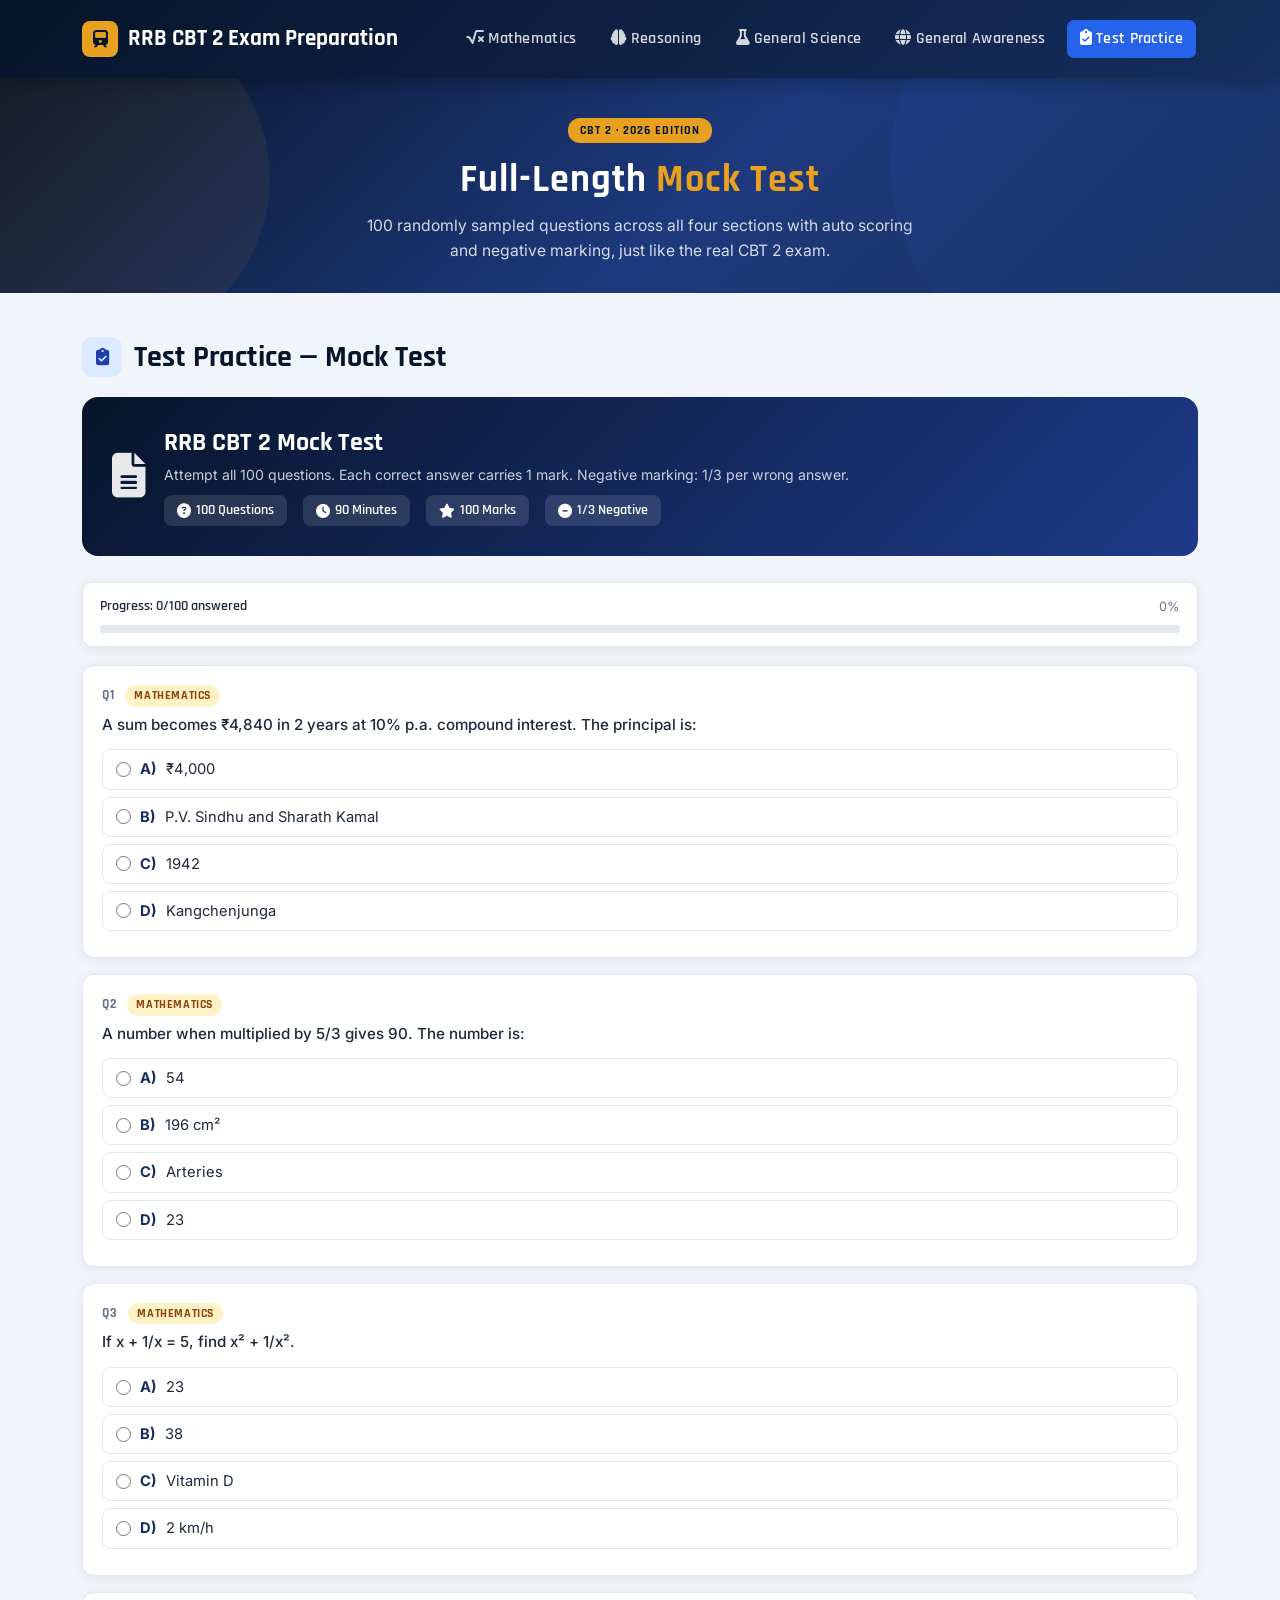
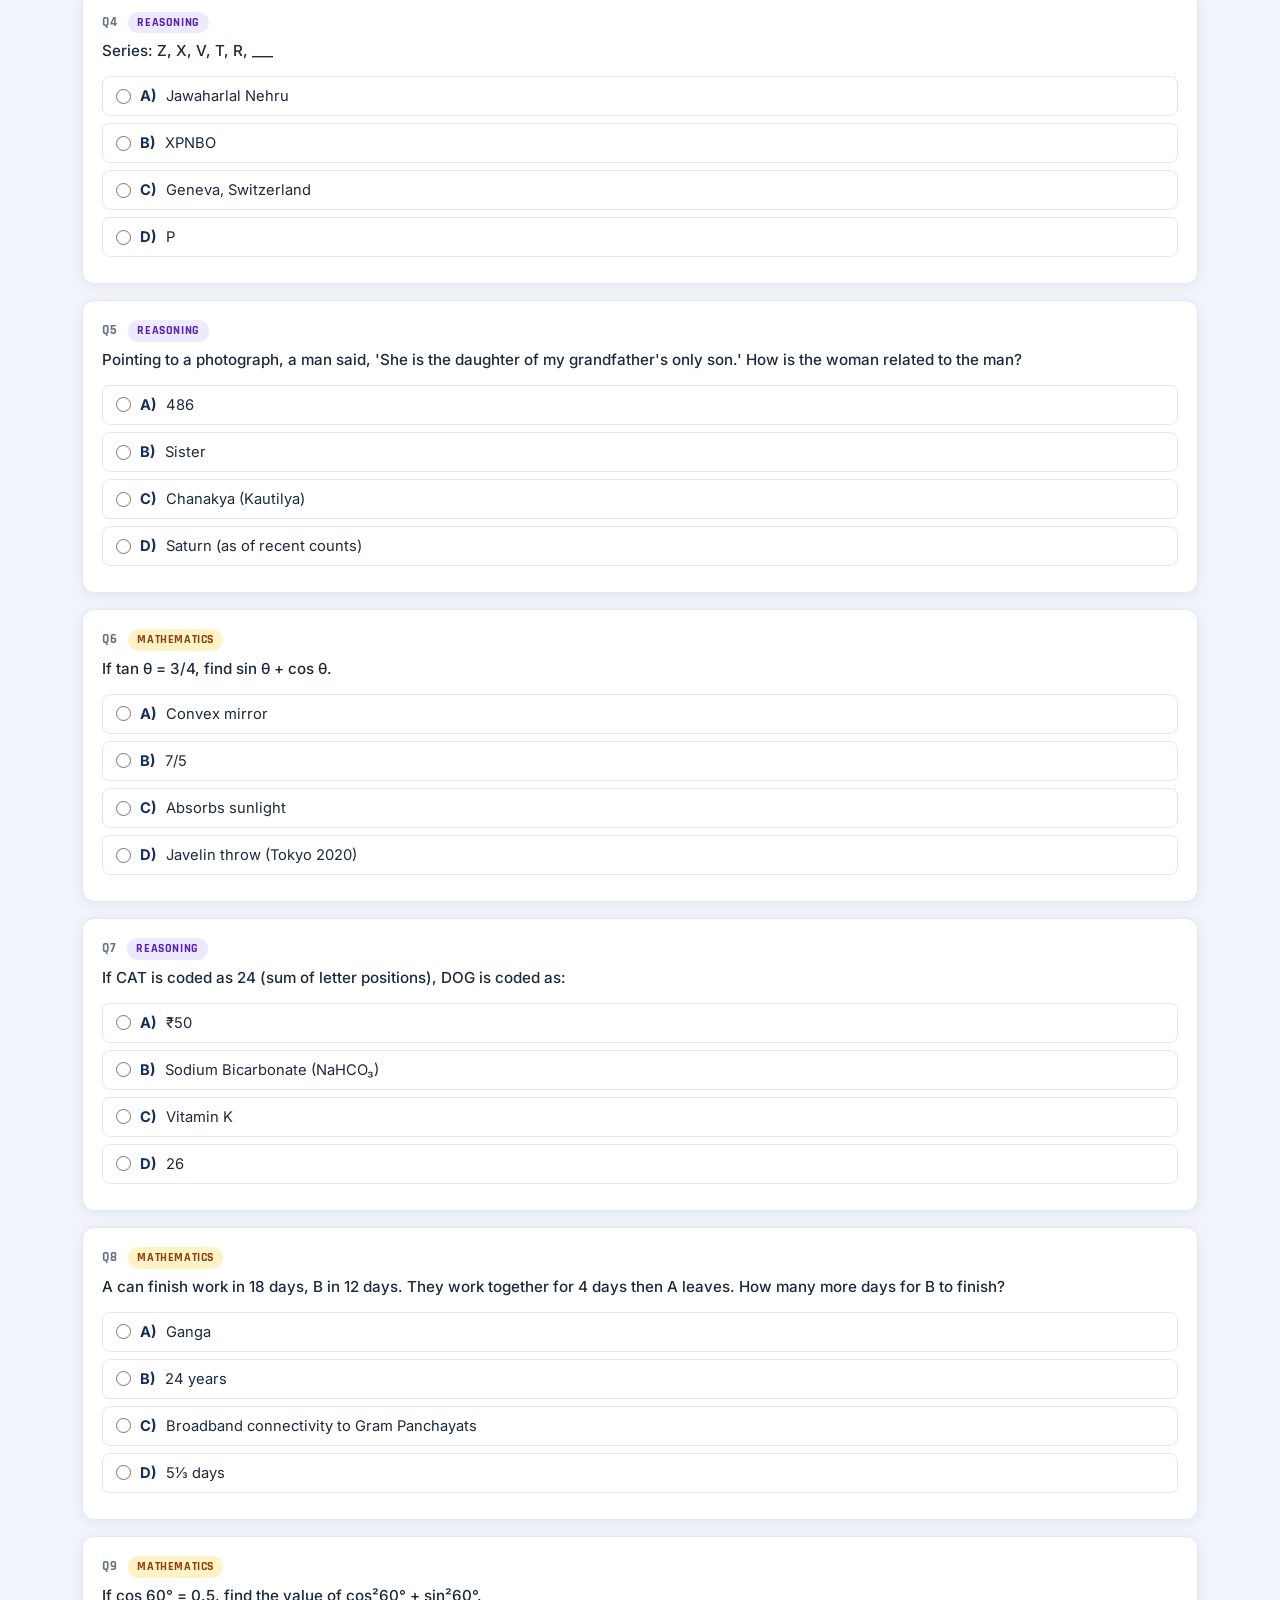
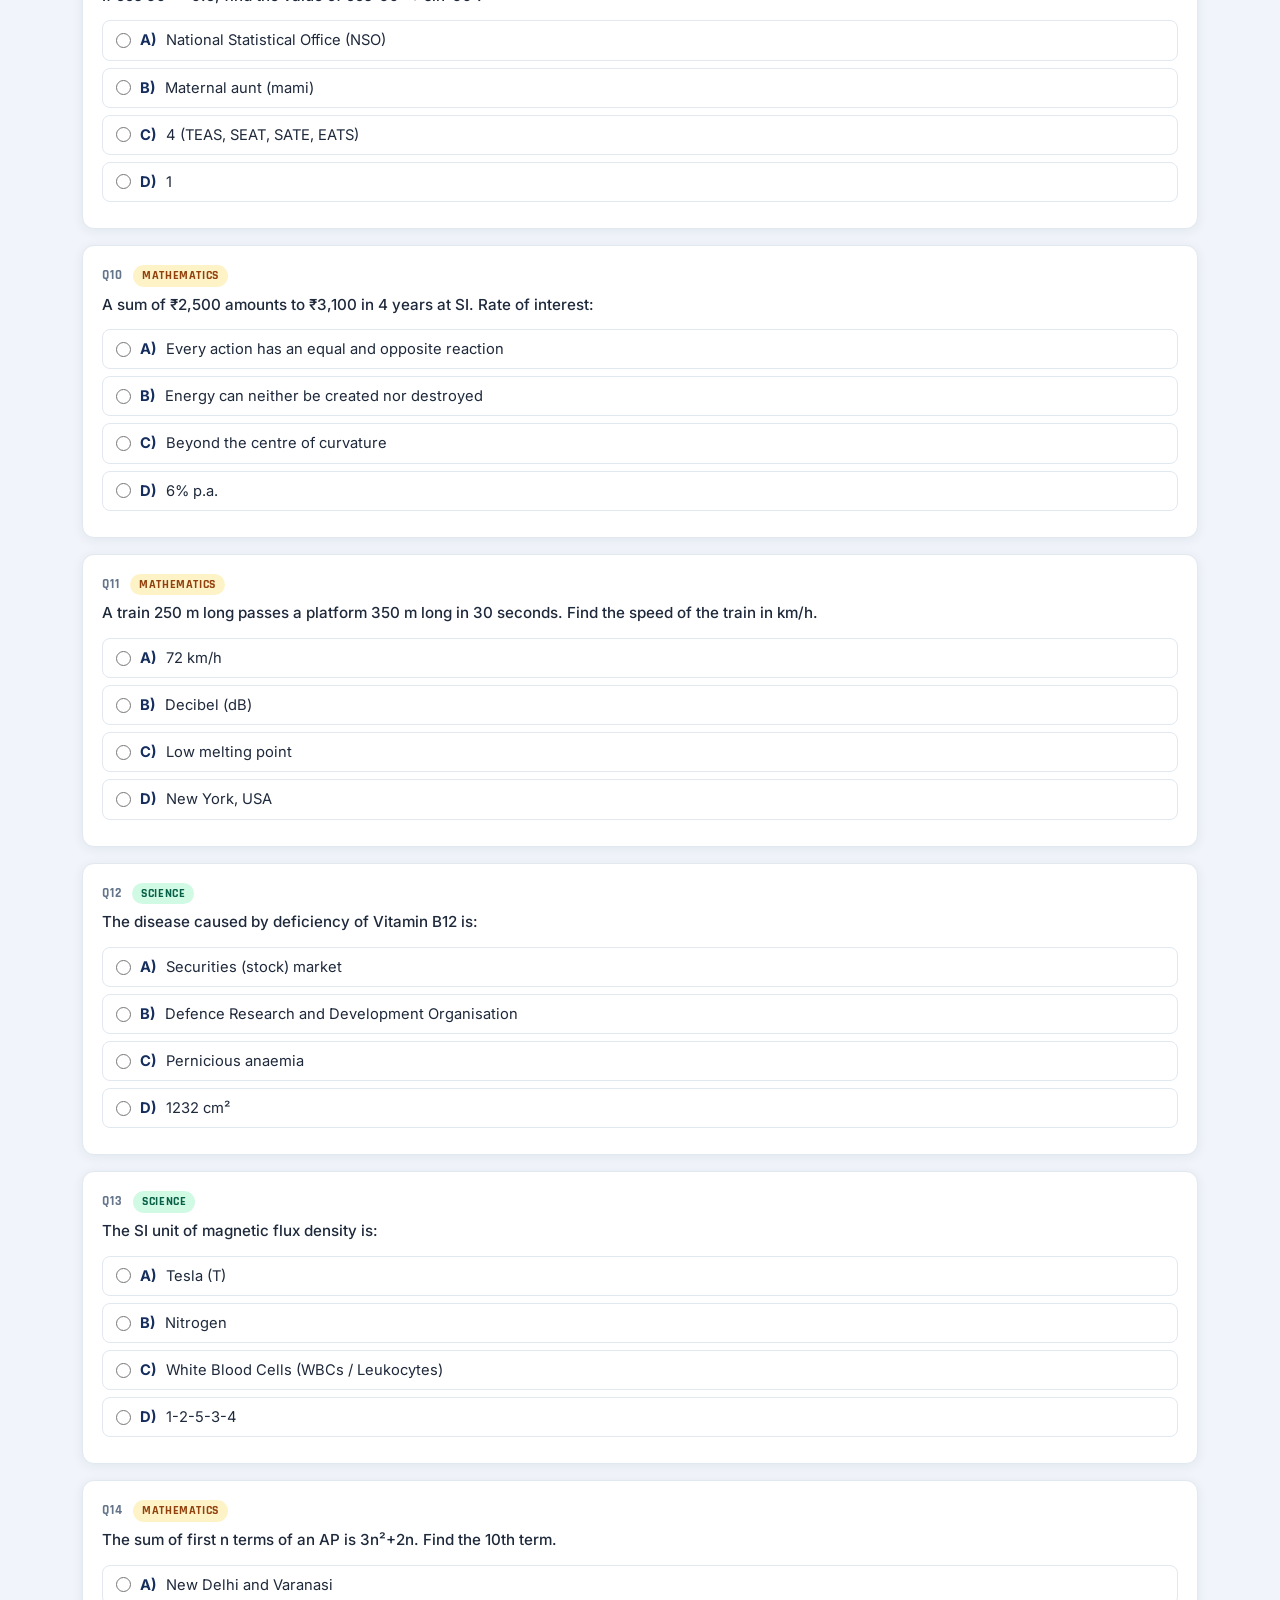
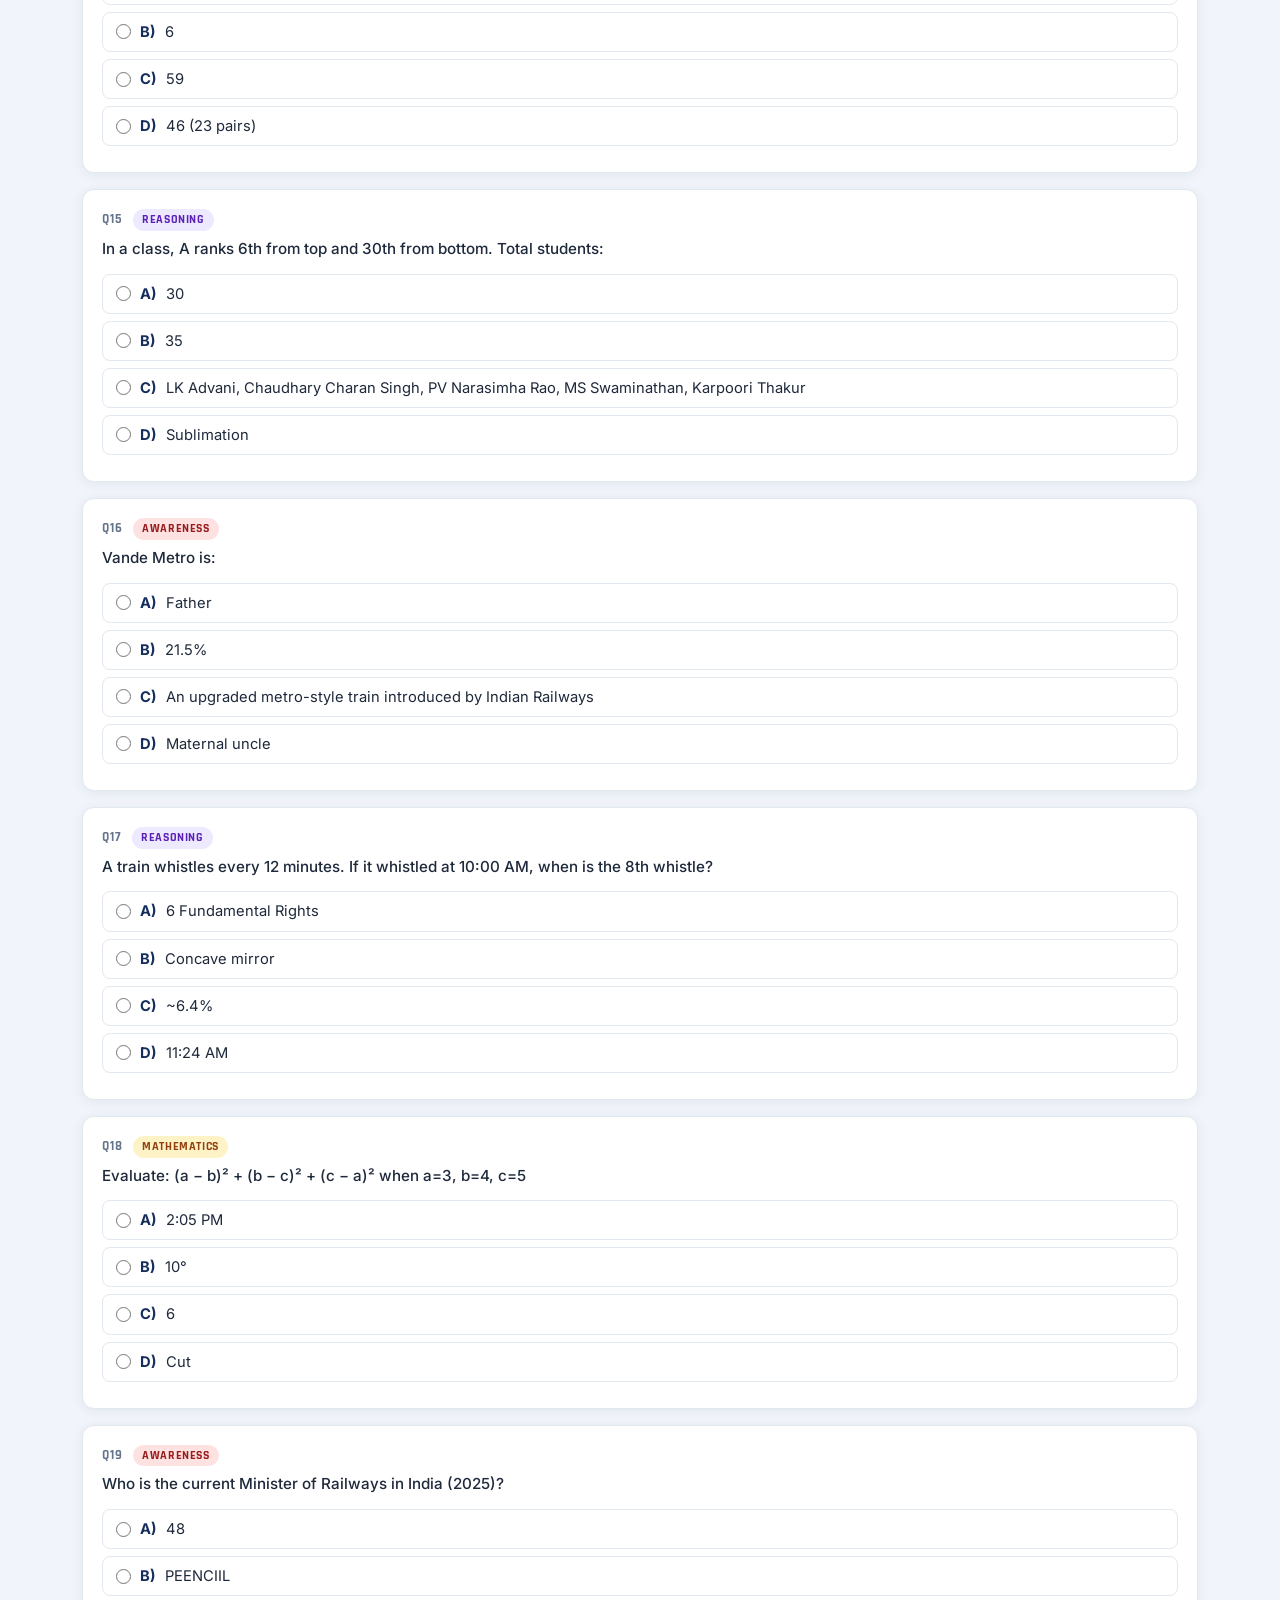
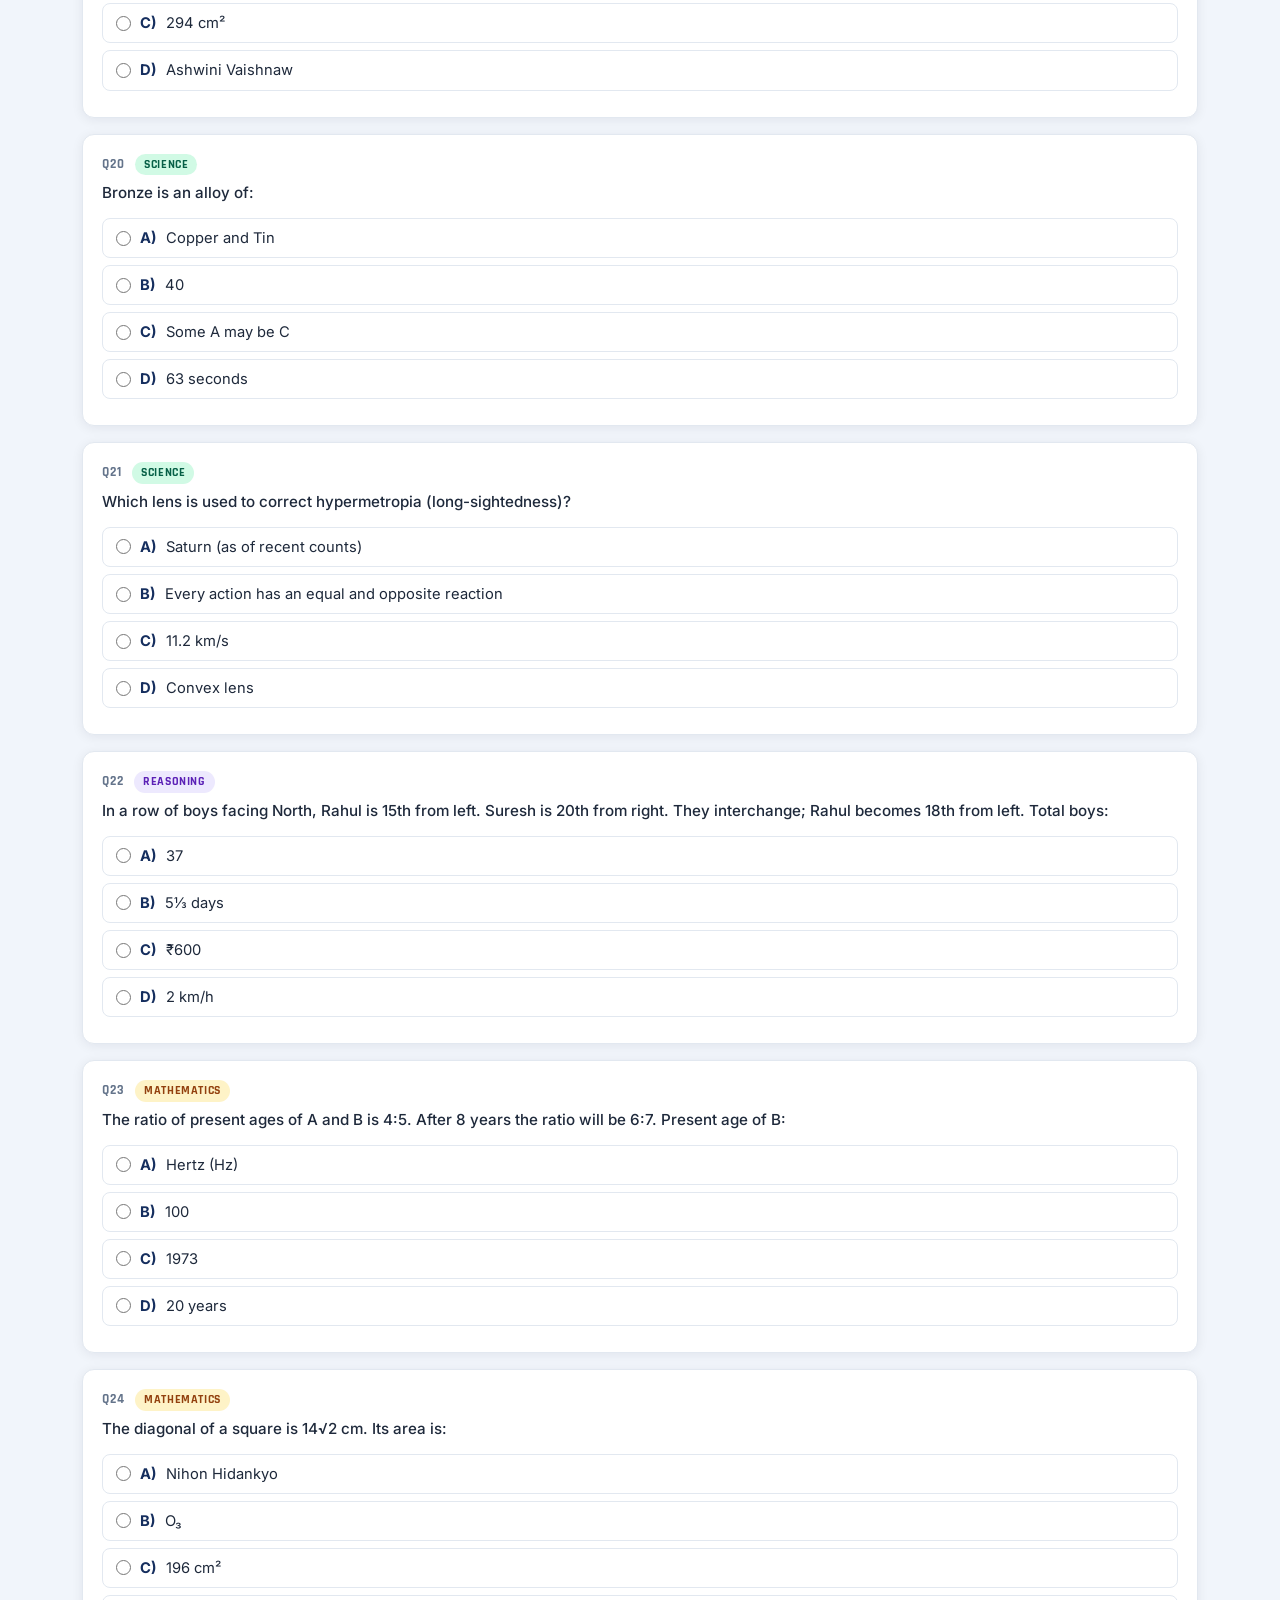
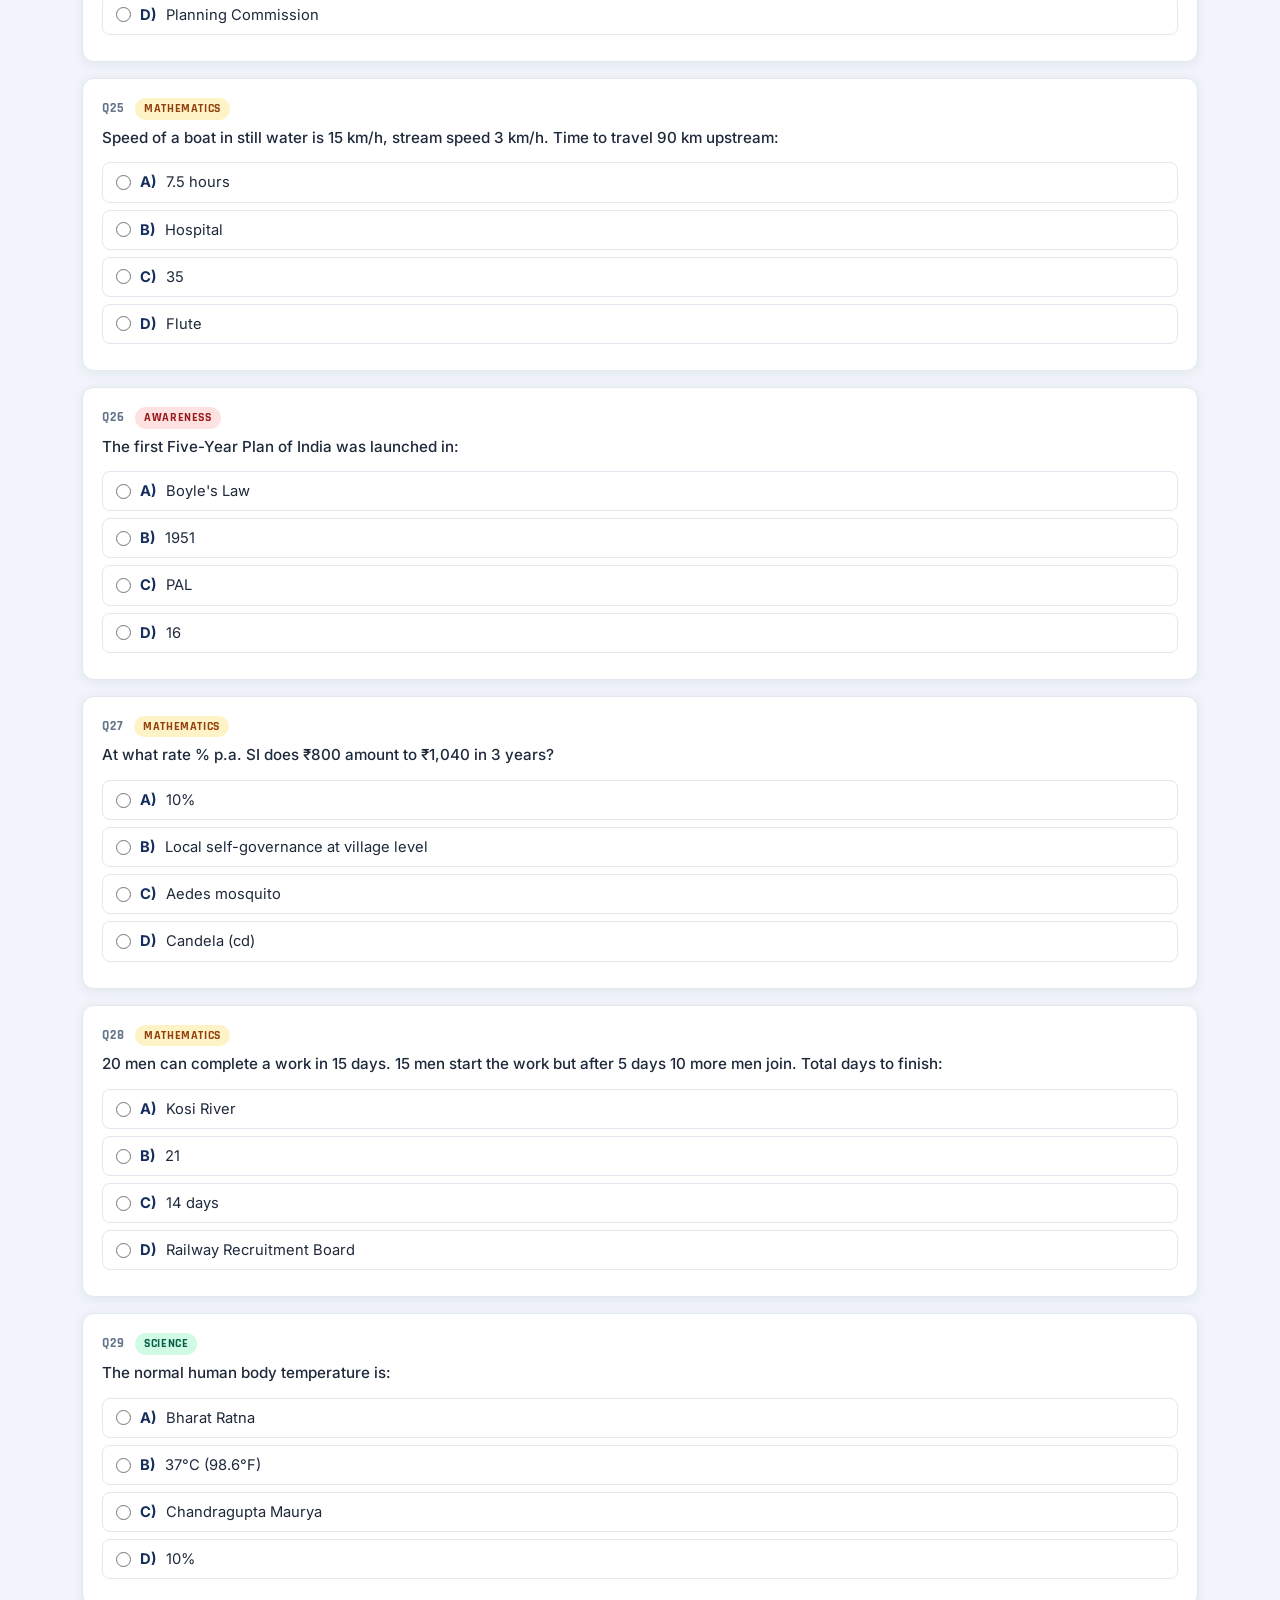
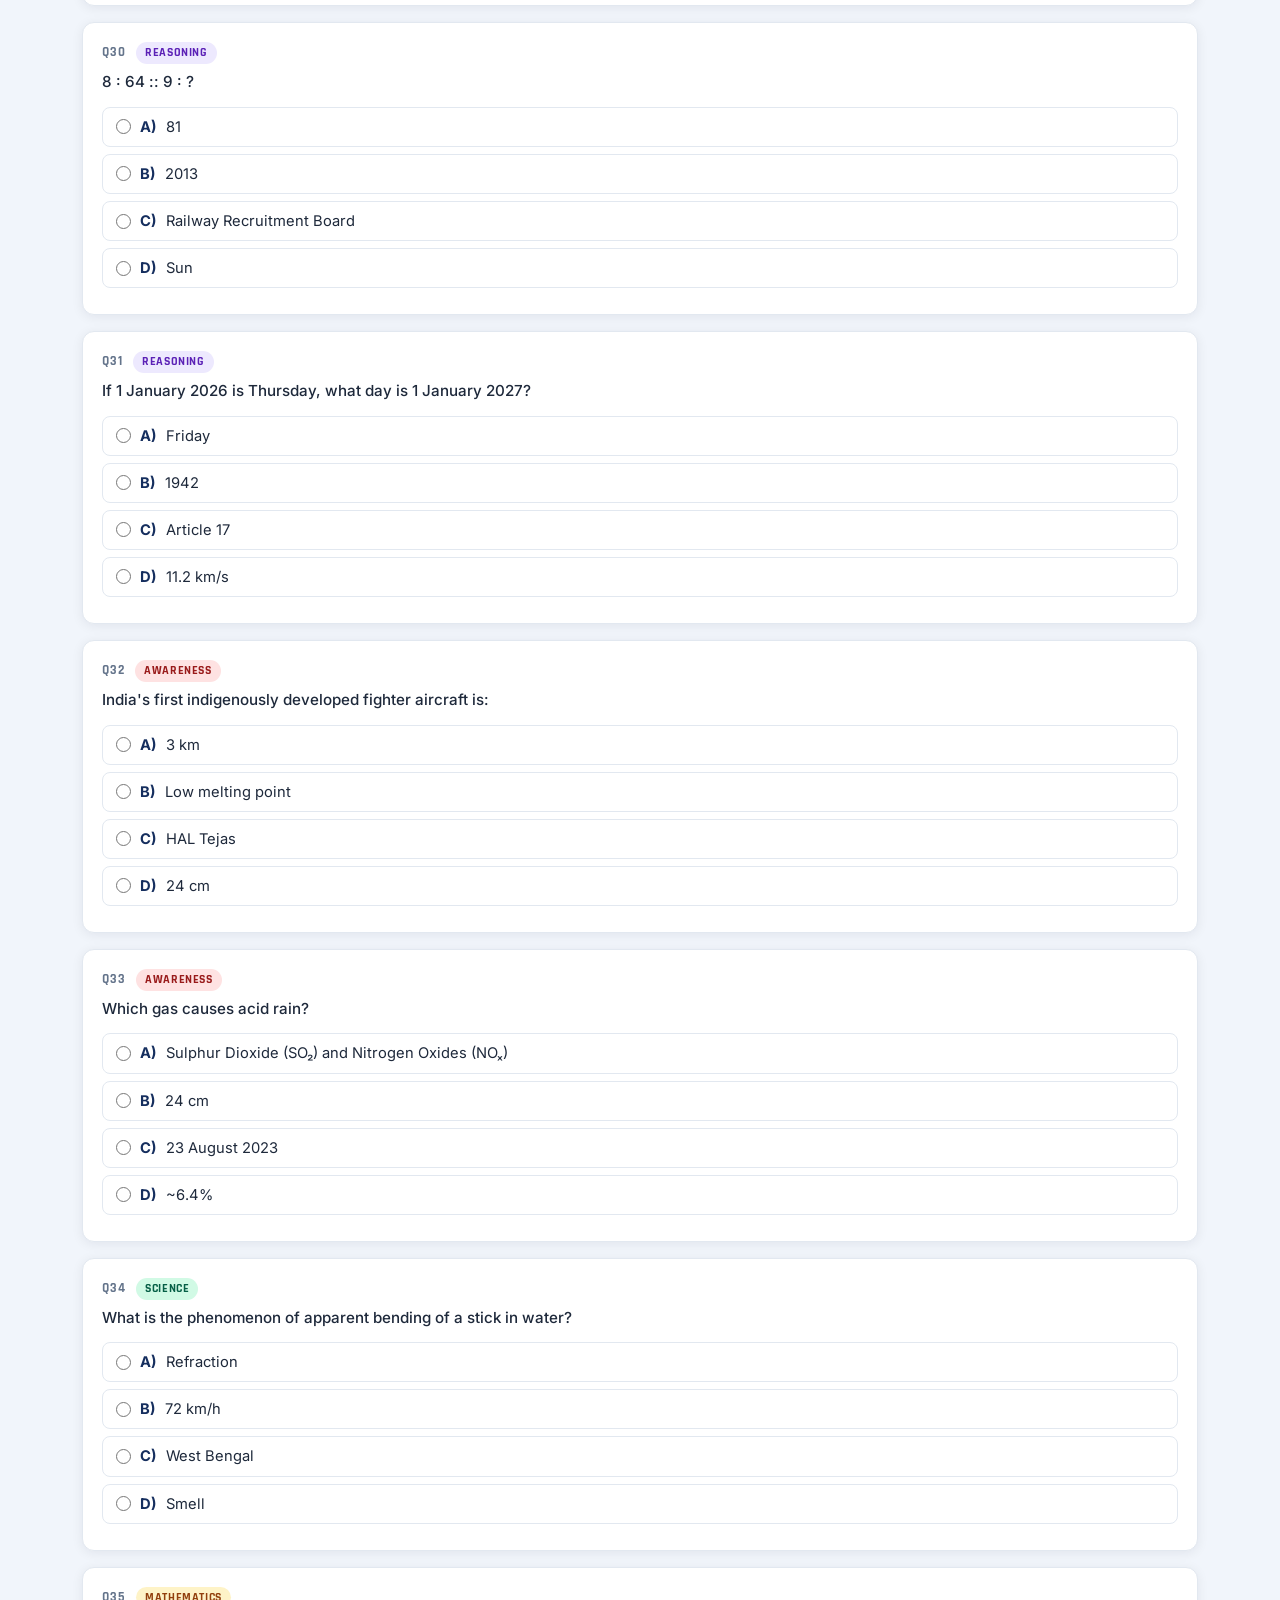
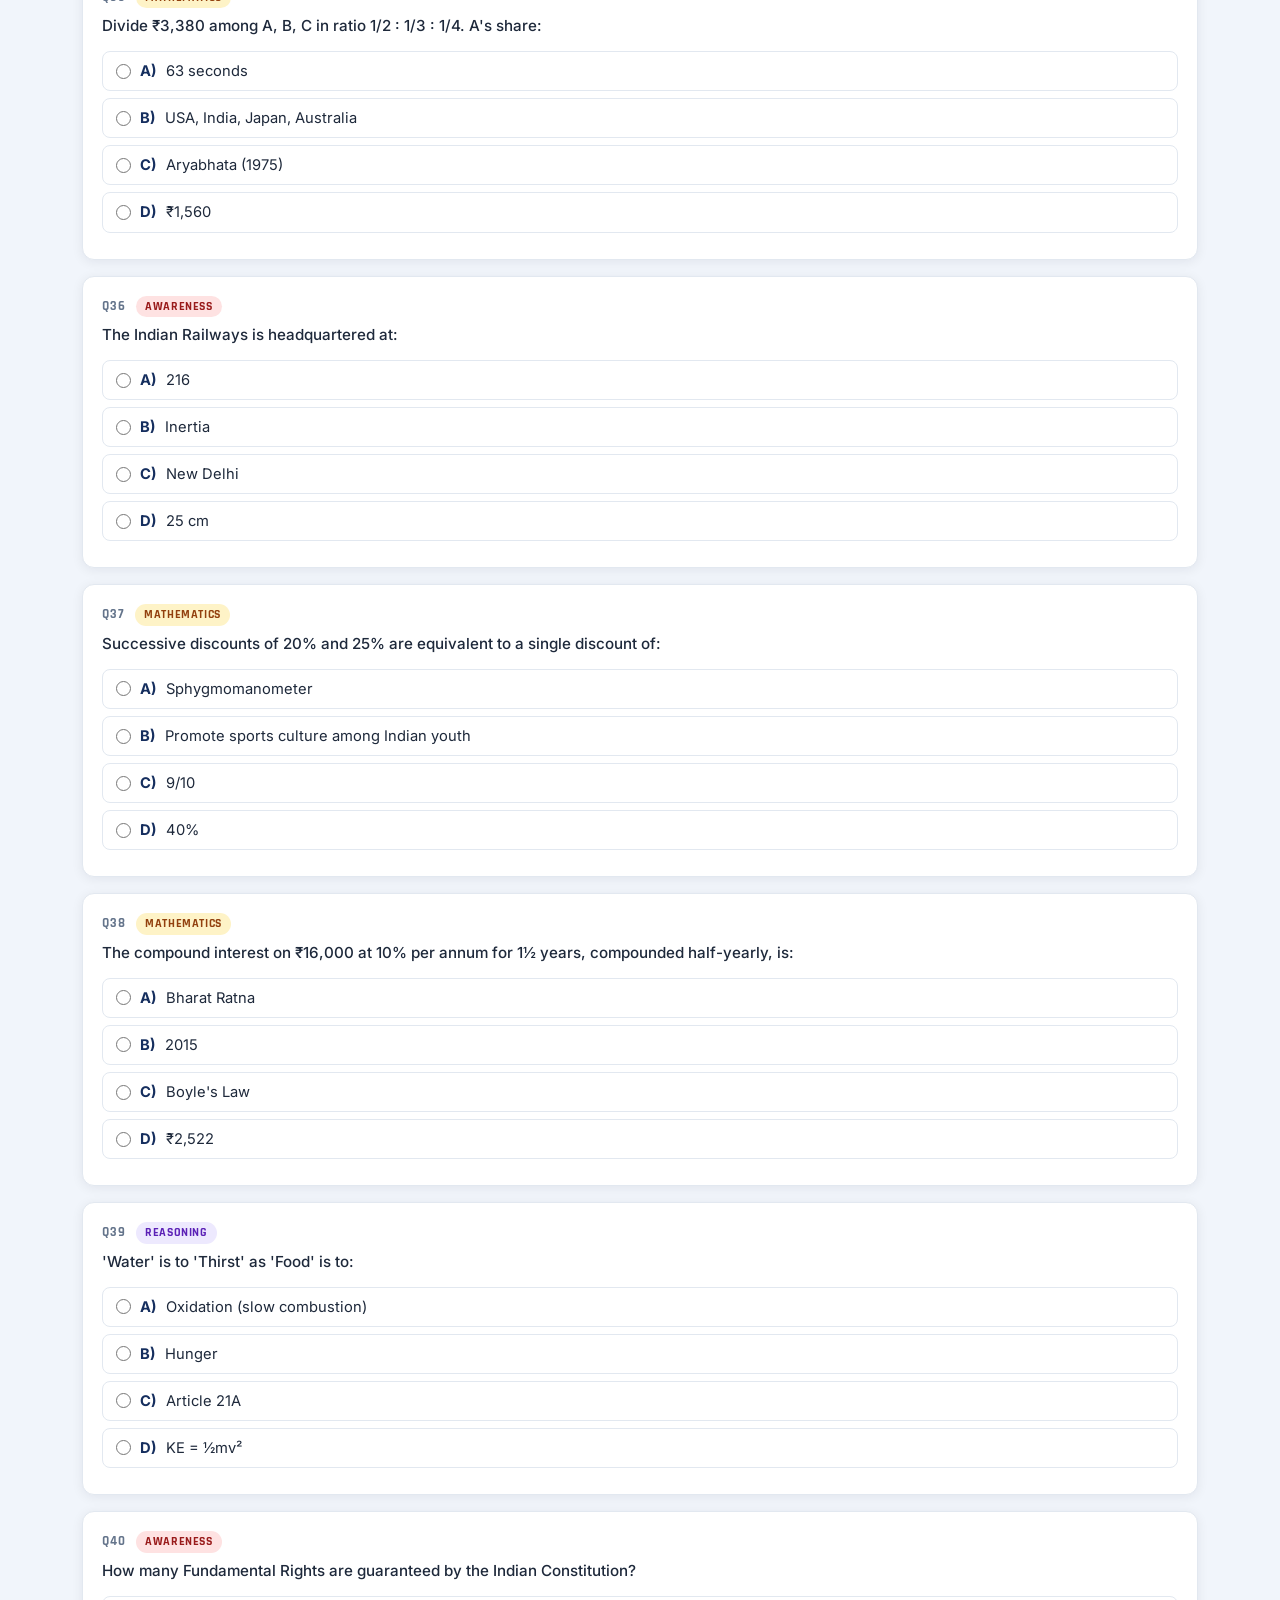
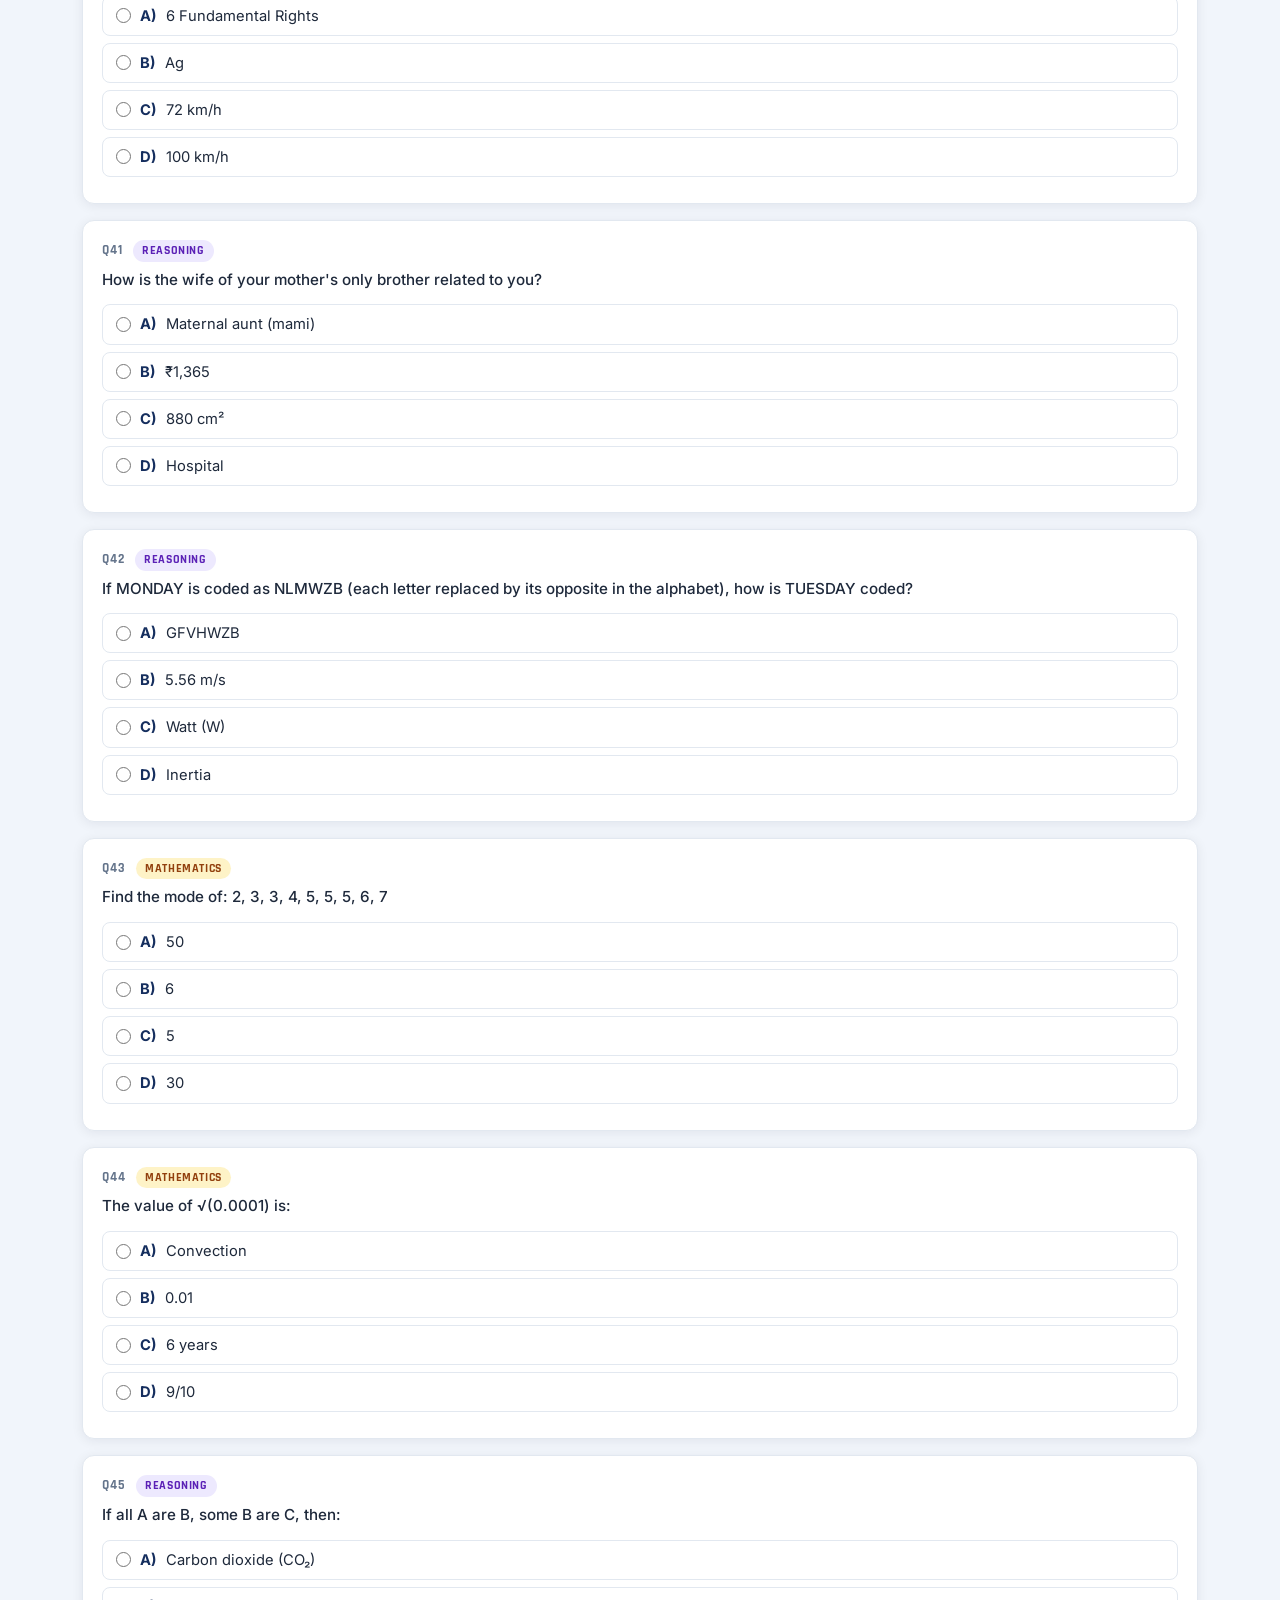
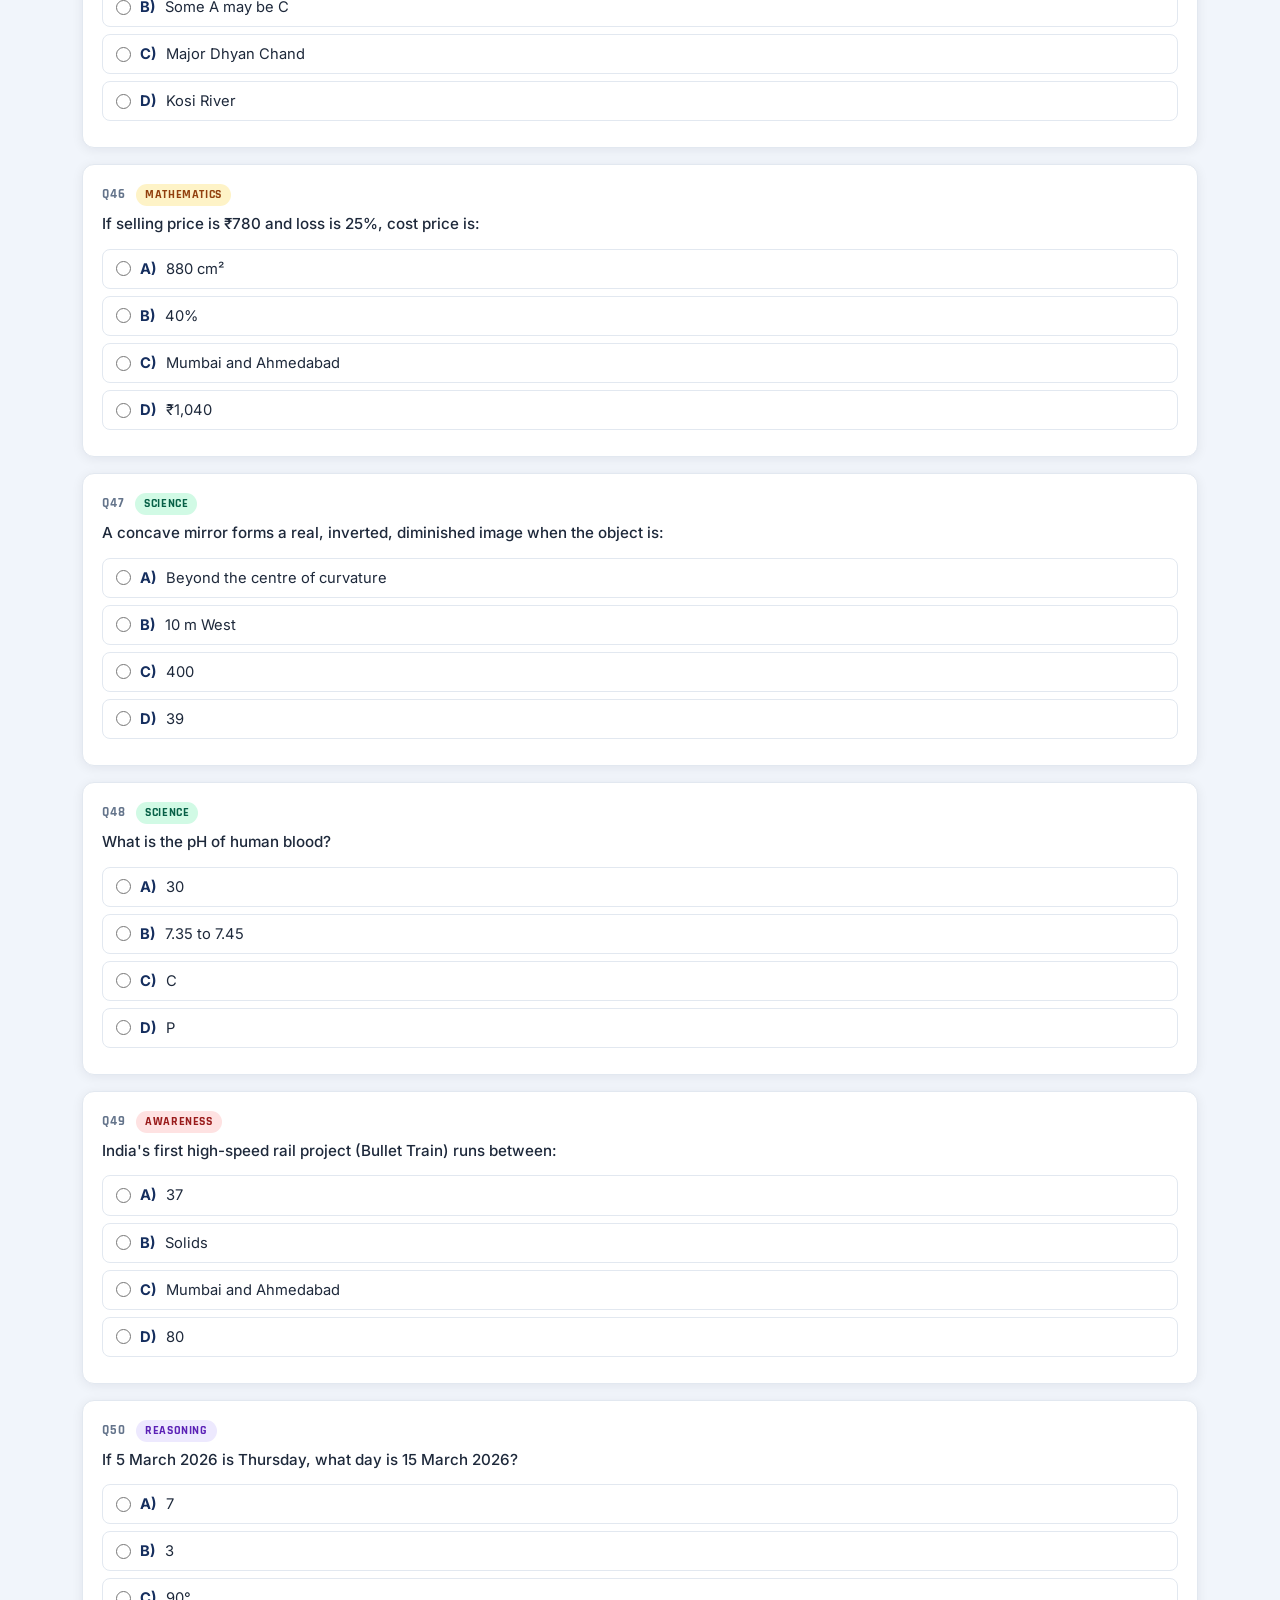
<file: test-practice.html>
<!DOCTYPE html>
<html lang="en">

<head>
    <meta charset="UTF-8" />
    <meta name="viewport" content="width=device-width, initial-scale=1.0" />
    <title>Test Practice - RRB CBT 2 Exam Preparation 2026</title>
    <link href="https://cdnjs.cloudflare.com/ajax/libs/bootstrap/5.3.2/css/bootstrap.min.css" rel="stylesheet" />
    <link href="https://cdnjs.cloudflare.com/ajax/libs/font-awesome/6.4.0/css/all.min.css" rel="stylesheet" />
    <link href="style.css" rel="stylesheet" />
    
    <!-- Ads Sense link -->
    <meta name="google-adsense-account" content="ca-pub-1684242835147633">

    <!-- Google Search Console link -->
    <meta name="google-site-verification" content="H7gB5AGytu3hASQ3pwpH16zcMU7SUrdKjeU1gX_VIaM" />

    <!-- Mongtag Ads link -->
    <script src="https://quge5.com/88/tag.min.js" data-zone="255770" async data-cfasync="false"></script>

</head>

<body>
    <!-- NAVBAR -->
    <nav class="navbar navbar-expand-lg main-navbar">
        <div class="container">
            <a class="navbar-brand" href="index.html">
                <div class="brand-icon"><i class="fas fa-train"></i></div>
                RRB CBT 2 Exam Preparation
            </a>
            <button class="navbar-toggler" type="button" data-bs-toggle="collapse" data-bs-target="#navMain">
                <span class="navbar-toggler-icon"></span>
            </button>
            <div class="collapse navbar-collapse justify-content-end" id="navMain">
                <div class="navbar-nav gap-1">
                    <a class="nav-btn" href="mathematics.html"><i class="fas fa-square-root-alt me-1"></i>Mathematics</a>
                    <a class="nav-btn" href="reasoning.html"><i class="fas fa-brain me-1"></i>Reasoning</a>
                    <a class="nav-btn" href="general-science.html"><i class="fas fa-flask me-1"></i>General Science</a>
                    <a class="nav-btn" href="general-awareness.html"><i class="fas fa-globe me-1"></i>General Awareness</a>
                    <a class="nav-btn test-btn active" href="test-practice.html"><i class="fas fa-clipboard-check me-1"></i>Test Practice</a>
                </div>
            </div>
        </div>
    </nav>

    <!-- PAGE HEADER -->
    <section class="hero" style="padding:38px 0 30px">
        <div class="container">
            <div class="cbt2-label">CBT 2 &middot; 2026 EDITION</div>
            <h1 style="font-family:'Rajdhani',sans-serif;font-size:clamp(1.6rem,4vw,2.4rem);font-weight:700;letter-spacing:1px;margin-bottom:10px">
                Full-Length <span style="color:var(--accent)">Mock Test</span>
            </h1>
            <p style="font-size:.98rem;opacity:.82;max-width:560px;margin:0 auto;line-height:1.6">
                100 randomly sampled questions across all four sections with auto scoring and negative marking, just like the real CBT 2 exam.
            </p>
        </div>
    </section>

    <!-- MAIN -->
    <div class="container py-2" id="mainContent">
        <div id="sec-test" class="csec">
            <div class="sec-hdr">
                <div class="sec-title">
                    <div class="sec-icon" style="background:#dbeafe;color:#1e40af"><i
                            class="fas fa-clipboard-check"></i></div>Test Practice &mdash; Mock Test
                </div>
            </div>
            <div id="test-content"></div>
        </div>
    </div>
    <footer class="main-footer">
        <div class="container">
            <strong style="color:#fff">RRB CBT 2 Exam Preparation 2026</strong> &nbsp;|&nbsp; 280+ Questions
            &nbsp;·&nbsp; 100-Question Mock Test<br>
            <small>For educational purposes only &middot; <span>2026 RRB CBT 2 Preparation</span></small>
        </div>
    </footer>

    <script src="https://cdnjs.cloudflare.com/ajax/libs/bootstrap/5.3.2/js/bootstrap.bundle.min.js"></script>
    <script src="data-math.js"></script>
    <script src="data-reasoning.js"></script>
    <script src="data-science.js"></script>
    <script src="data-awareness.js"></script>
    <script src="common.js"></script>
    <script>
        renderTest();
    </script>

</body>

</html>
</file>
<file: style.css>
@import url('https://fonts.googleapis.com/css2?family=Rajdhani:wght@400;500;600;700&family=Inter:wght@300;400;500;600&display=swap');

        :root {
            --navy: #07152a;
            --blue: #152e5e;
            --accent: #e8a020;
            --bright: #2563eb;
            --teal: #0891b2;
            --green: #059669;
            --red: #dc2626;
            --purple: #7c3aed;
            --light: #eef2ff;
            --card: #ffffff;
            --text: #1e293b;
            --muted: #64748b;
            --border: #e2e8f0;
            --shadow: 0 4px 24px rgba(7, 21, 42, 0.10);
        }

        * {
            box-sizing: border-box;
            margin: 0;
            padding: 0
        }

        body {
            font-family: 'Inter', sans-serif;
            background: #f1f5fb;
            color: var(--text);
            min-height: 100vh
        }

        /* NAVBAR */
        .main-navbar {
            background: linear-gradient(135deg, var(--navy) 0%, var(--blue) 100%);
            position: sticky;
            top: 0;
            z-index: 1000;
            box-shadow: 0 4px 20px rgba(0, 0, 0, 0.28)
        }

        .navbar-brand {
            font-family: 'Rajdhani', sans-serif;
            font-size: 1.42rem;
            font-weight: 700;
            color: #fff !important;
            display: flex;
            align-items: center;
            gap: 10px;
            padding: 13px 0
        }

        .brand-icon {
            background: var(--accent);
            color: var(--navy);
            width: 36px;
            height: 36px;
            border-radius: 8px;
            display: flex;
            align-items: center;
            justify-content: center;
            font-size: 1.05rem;
            font-weight: 900;
            flex-shrink: 0
        }

        .navbar-toggler {
            border: 1.5px solid rgba(255, 255, 255, 0.3);
            color: #fff
        }

        .navbar-toggler-icon {
            filter: invert(1)
        }

        .nav-btn {
            color: rgba(255, 255, 255, 0.82) !important;
            font-family: 'Rajdhani', sans-serif;
            font-weight: 600;
            font-size: 0.98rem;
            padding: 7px 13px !important;
            border-radius: 7px;
            margin: 3px 2px;
            transition: all 0.18s;
            cursor: pointer;
            letter-spacing: .3px;
            border: none;
            background: none;
            text-decoration: none
        }

        .nav-btn:hover,
        .nav-btn.active {
            background: var(--accent) !important;
            color: var(--navy) !important
        }

        .nav-btn.test-btn {
            background: rgba(37, 99, 235, 0.2);
            color: #93c5fd !important
        }

        .nav-btn.test-btn:hover,
        .nav-btn.test-btn.active {
            background: var(--bright) !important;
            color: #fff !important
        }

        /* HERO */
        .hero {
            background: linear-gradient(135deg, var(--navy) 0%, #1e3a7e 55%, #1a305a 100%);
            color: #fff;
            padding: 60px 0 52px;
            text-align: center;
            position: relative;
            overflow: hidden
        }

        .hero::before {
            content: '';
            position: absolute;
            top: -70px;
            left: -70px;
            width: 340px;
            height: 340px;
            border-radius: 50%;
            background: rgba(232, 160, 32, 0.07);
            pointer-events: none
        }

        .hero::after {
            content: '';
            position: absolute;
            bottom: -90px;
            right: -50px;
            width: 440px;
            height: 440px;
            border-radius: 50%;
            background: rgba(37, 99, 235, 0.07);
            pointer-events: none
        }

        .hero-badge-row {
            display: flex;
            gap: 10px;
            justify-content: center;
            flex-wrap: wrap;
            margin-top: 22px
        }

        .hbadge {
            background: rgba(255, 255, 255, 0.11);
            border: 1px solid rgba(255, 255, 255, 0.2);
            padding: 5px 15px;
            border-radius: 20px;
            font-size: .85rem;
            font-family: 'Rajdhani', sans-serif;
            font-weight: 600;
            letter-spacing: .4px
        }

        .cbt2-label {
            display: inline-block;
            background: var(--accent);
            color: var(--navy);
            font-family: 'Rajdhani', sans-serif;
            font-weight: 700;
            font-size: .78rem;
            padding: 3px 12px;
            border-radius: 12px;
            letter-spacing: 1px;
            margin-bottom: 14px
        }

        /* SECTION HEADER */
        .sec-hdr {
            padding: 34px 0 18px
        }

        .sec-title {
            font-family: 'Rajdhani', sans-serif;
            font-size: 1.85rem;
            font-weight: 700;
            color: var(--navy);
            display: flex;
            align-items: center;
            gap: 12px
        }

        .sec-icon {
            width: 40px;
            height: 40px;
            border-radius: 10px;
            display: flex;
            align-items: center;
            justify-content: center;
            font-size: 1.1rem;
            flex-shrink: 0
        }

        .sec-count {
            background: var(--light);
            border: 1px solid var(--border);
            color: var(--muted);
            font-size: .82rem;
            font-family: 'Rajdhani', sans-serif;
            font-weight: 600;
            padding: 3px 12px;
            border-radius: 20px;
            letter-spacing: .5px
        }

        /* QUESTION CARDS */
        .q-card {
            background: var(--card);
            border-radius: 14px;
            border: 1px solid var(--border);
            box-shadow: var(--shadow);
            margin-bottom: 18px;
            overflow: hidden;
            transition: transform .18s, box-shadow .18s
        }

        .q-card:hover {
            transform: translateY(-2px);
            box-shadow: 0 8px 36px rgba(7, 21, 42, 0.14)
        }

        .q-card-hdr {
            padding: 15px 20px 13px;
            border-bottom: 1px solid var(--border);
            display: flex;
            align-items: flex-start;
            gap: 11px
        }

        .q-num {
            font-family: 'Rajdhani', sans-serif;
            font-weight: 700;
            font-size: .8rem;
            background: var(--navy);
            color: #fff;
            padding: 3px 10px;
            border-radius: 20px;
            flex-shrink: 0;
            margin-top: 2px;
            letter-spacing: .5px
        }

        .q-text {
            font-weight: 500;
            font-size: .955rem;
            line-height: 1.55;
            color: var(--text)
        }

        .q-body {
            padding: 15px 20px
        }

        .ans-label {
            font-family: 'Rajdhani', sans-serif;
            font-weight: 700;
            font-size: .8rem;
            color: var(--green);
            letter-spacing: .8px;
            text-transform: uppercase;
            margin-bottom: 3px;
            display: flex;
            align-items: center;
            gap: 5px
        }

        .ans-text {
            font-weight: 600;
            color: var(--navy);
            font-size: .94rem;
            margin-bottom: 9px
        }

        .sol-toggle {
            background: none;
            border: 1.5px solid var(--bright);
            color: var(--bright);
            font-family: 'Rajdhani', sans-serif;
            font-weight: 600;
            font-size: .87rem;
            padding: 5px 14px;
            border-radius: 6px;
            cursor: pointer;
            transition: all .18s;
            letter-spacing: .3px
        }

        .sol-toggle:hover {
            background: var(--bright);
            color: #fff
        }

        .sol-box {
            background: #f0f7ff;
            border-left: 3px solid var(--bright);
            border-radius: 0 8px 8px 0;
            padding: 11px 15px;
            margin-top: 11px;
            font-size: .89rem;
            line-height: 1.65;
            color: #1e3a5f
        }

        .sol-box strong {
            color: var(--navy)
        }

        /* SECTION TAGS */
        .stag {
            display: inline-block;
            font-family: 'Rajdhani', sans-serif;
            font-weight: 700;
            font-size: .74rem;
            padding: 2px 9px;
            border-radius: 12px;
            letter-spacing: .6px;
            margin-left: 7px
        }

        .t-math {
            background: #fef3c7;
            color: #92400e
        }

        .t-reason {
            background: #ede9fe;
            color: #5b21b6
        }

        .t-sci {
            background: #d1fae5;
            color: #065f46
        }

        .t-aware {
            background: #fee2e2;
            color: #991b1b
        }

        /* TEST */
        .test-hdr {
            background: linear-gradient(135deg, var(--navy), #1e3a8a);
            color: #fff;
            padding: 30px;
            border-radius: 16px;
            margin-bottom: 26px;
            display: flex;
            align-items: center;
            gap: 18px;
            flex-wrap: wrap
        }

        .test-meta {
            display: flex;
            gap: 16px;
            flex-wrap: wrap;
            margin-top: 10px
        }

        .t-meta-item {
            background: rgba(255, 255, 255, 0.12);
            padding: 5px 13px;
            border-radius: 8px;
            font-family: 'Rajdhani', sans-serif;
            font-weight: 600;
            font-size: .88rem;
            display: flex;
            align-items: center;
            gap: 5px
        }

        .tq-card {
            background: #fff;
            border-radius: 12px;
            border: 1.5px solid var(--border);
            padding: 19px;
            margin-bottom: 16px;
            box-shadow: 0 2px 12px rgba(7, 21, 42, 0.07);
            transition: border-color .18s
        }

        .tq-card.answered {
            border-color: var(--bright)
        }

        .tq-num {
            font-family: 'Rajdhani', sans-serif;
            font-weight: 700;
            font-size: .79rem;
            color: var(--muted);
            letter-spacing: .8px;
            text-transform: uppercase;
            margin-bottom: 7px
        }

        .tq-text {
            font-weight: 500;
            font-size: .95rem;
            margin-bottom: 13px;
            line-height: 1.5
        }

        .t-opt {
            display: flex;
            align-items: center;
            gap: 9px;
            padding: 8px 13px;
            border-radius: 8px;
            border: 1.5px solid var(--border);
            margin-bottom: 7px;
            cursor: pointer;
            transition: all .15s;
            font-size: .92rem
        }

        .t-opt:hover {
            border-color: var(--bright);
            background: #f0f7ff
        }

        .t-opt input[type=radio] {
            accent-color: var(--bright);
            width: 15px;
            height: 15px
        }

        .t-opt.correct-ans {
            background: #d1fae5;
            border-color: var(--green);
            color: #065f46
        }

        .t-opt.wrong-ans {
            background: #fee2e2;
            border-color: var(--red);
            color: #7f1d1d
        }

        .sub-btn {
            background: linear-gradient(135deg, var(--accent), #f97316);
            border: none;
            color: var(--navy);
            font-family: 'Rajdhani', sans-serif;
            font-weight: 700;
            font-size: 1.1rem;
            padding: 13px 46px;
            border-radius: 10px;
            cursor: pointer;
            transition: all .2s;
            letter-spacing: .5px;
            box-shadow: 0 4px 18px rgba(232, 160, 32, 0.35)
        }

        .sub-btn:hover {
            transform: translateY(-2px);
            box-shadow: 0 8px 28px rgba(232, 160, 32, 0.45)
        }

        /* PROGRESS */
        .test-prog {
            position: sticky;
            top: 68px;
            background: #fff;
            border: 1px solid var(--border);
            border-radius: 10px;
            padding: 13px 17px;
            box-shadow: 0 2px 12px rgba(7, 21, 42, 0.08);
            z-index: 100;
            margin-bottom: 18px
        }

        .prog-rail {
            height: 8px;
            background: var(--border);
            border-radius: 4px;
            overflow: hidden;
            margin-top: 7px
        }

        .prog-fill {
            height: 100%;
            background: linear-gradient(90deg, var(--bright), var(--green));
            border-radius: 4px;
            transition: width .3s
        }

        /* RESULT */
        .result-card {
            background: linear-gradient(135deg, var(--navy), #1e3a8a);
            color: #fff;
            border-radius: 18px;
            padding: 38px 30px;
            text-align: center;
            margin-bottom: 30px
        }

        .res-score {
            font-family: 'Rajdhani', sans-serif;
            font-size: 3.8rem;
            font-weight: 700;
            color: var(--accent);
            line-height: 1;
            margin: 14px 0
        }

        .res-grid {
            display: grid;
            grid-template-columns: repeat(auto-fit, minmax(120px, 1fr));
            gap: 13px;
            margin-top: 22px
        }

        .res-stat {
            background: rgba(255, 255, 255, 0.1);
            border-radius: 11px;
            padding: 13px 8px
        }

        .res-val {
            font-family: 'Rajdhani', sans-serif;
            font-size: 1.85rem;
            font-weight: 700
        }

        .res-lbl {
            font-size: .79rem;
            opacity: .75;
            margin-top: 2px
        }

        /* ANIMATIONS */
        @keyframes fadeInUp {
            from {
                opacity: 0;
                transform: translateY(20px)
            }

            to {
                opacity: 1;
                transform: translateY(0)
            }
        }

        .ani {
            animation: fadeInUp .36s ease both
        }

        /* FOOTER */
        .main-footer {
            background: var(--navy);
            color: rgba(255, 255, 255, 0.6);
            text-align: center;
            padding: 20px;
            font-size: .875rem;
            margin-top: 56px
        }

        .main-footer span {
            color: var(--accent)
        }

        /* RESPONSIVE */
        @media(max-width:767px) {
            .hero {
                padding: 38px 0 32px
            }

            .test-hdr {
                flex-direction: column;
                gap: 10px
            }

            .result-card {
                padding: 26px 16px
            }

            .res-score {
                font-size: 2.8rem
            }
        }

        @media(max-width:480px) {
            .navbar-brand {
                font-size: 1.05rem
            }

            .q-card-hdr {
                flex-direction: column;
                gap: 5px
            }

            .res-grid {
                grid-template-columns: repeat(2, 1fr)
            }
        }
</file>
